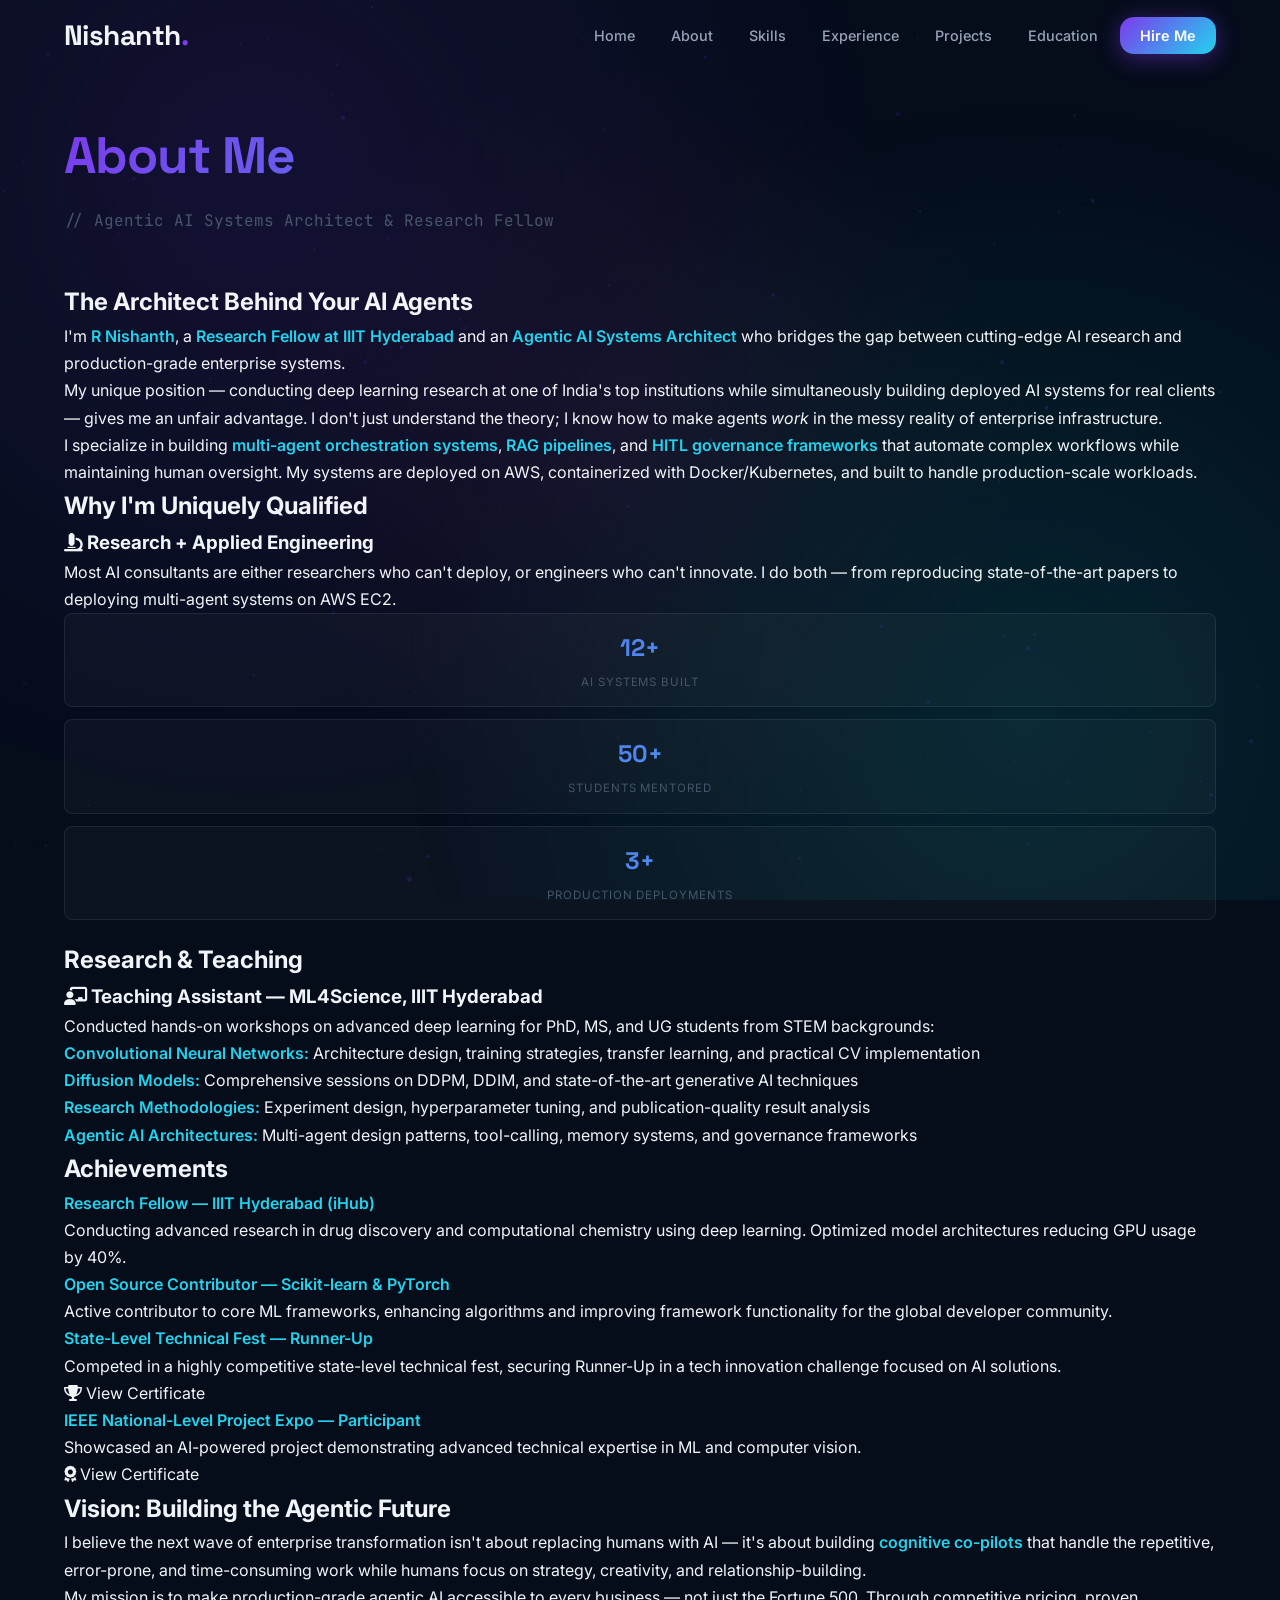
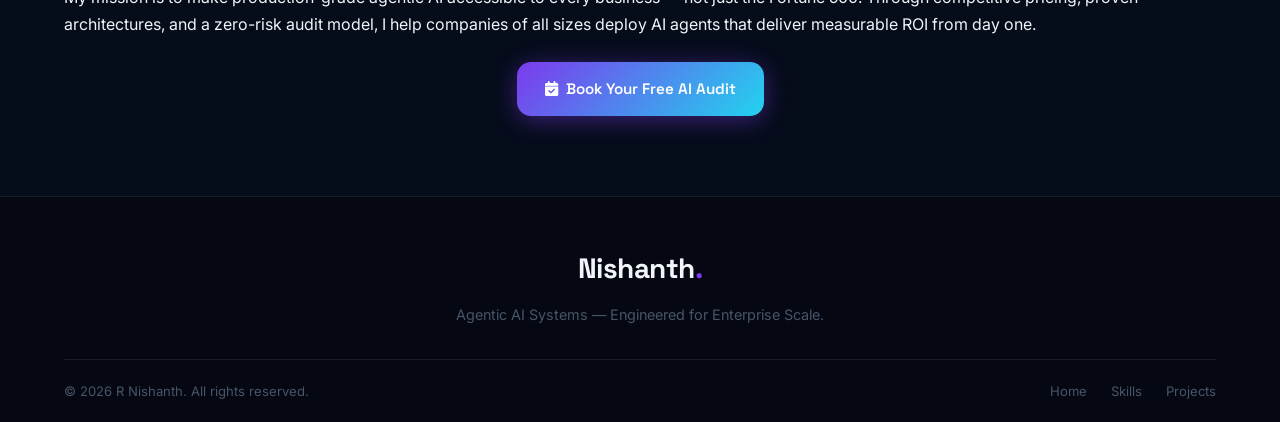
<file: about.html>
<!DOCTYPE html>
<html lang="en">
<head>
    <meta charset="UTF-8">
    <meta name="viewport" content="width=device-width, initial-scale=1.0">
    <title>About | R Nishanth — Agentic AI Systems Architect</title>
  <link rel="icon" type="image/jpeg" href="assets/images/profile_pic.jpeg">
    <meta name="description" content="Research Fellow at IIIT Hyderabad, Agentic AI Systems Architect. Background in deep learning, multi-agent systems, and enterprise AI deployment.">
    <link rel="preconnect" href="https://fonts.googleapis.com">
    <link rel="preconnect" href="https://fonts.gstatic.com" crossorigin>
    <link href="https://fonts.googleapis.com/css2?family=Inter:wght@300;400;500;600;700;800&family=Space+Grotesk:wght@400;500;600;700;800&family=JetBrains+Mono:wght@400;500;600&display=swap" rel="stylesheet">
    <link rel="stylesheet" href="https://cdnjs.cloudflare.com/ajax/libs/font-awesome/6.4.0/css/all.min.css">
    <link rel="stylesheet" href="style.css">
</head>
<body>
    <div class="gradient-bg"></div>
    <canvas id="particles"></canvas>

    <nav id="navbar">
        <div class="container nav-container">
            <a href="index.html" class="nav-logo">Nishanth<span>.</span></a>
            <button id="navToggle" class="nav-toggle" aria-label="Toggle navigation">
                <span class="bar"></span><span class="bar"></span><span class="bar"></span>
            </button>
            <ul id="navLinks" class="nav-links">
                <li><a href="index.html" class="nav-link">Home</a></li>
                <li><a href="about.html" class="nav-link active">About</a></li>
                <li><a href="skills.html" class="nav-link">Skills</a></li>
                <li><a href="experience.html" class="nav-link">Experience</a></li>
                <li><a href="projects.html" class="nav-link">Projects</a></li>
                <li><a href="education.html" class="nav-link">Education</a></li>
                <li><a href="contact.html" class="nav-link nav-cta">Hire Me</a></li>
            </ul>
        </div>
    </nav>

    <main class="subpage-main">
        <div class="container">
            <h1 class="page-title">About Me</h1>
            <p class="page-subtitle">// Agentic AI Systems Architect & Research Fellow</p>

            <div class="content-card reveal">
                <h2>The Architect Behind Your AI Agents</h2>
                <p>
                    I'm <strong>R Nishanth</strong>, a <strong>Research Fellow at IIIT Hyderabad</strong> and an <strong>Agentic AI Systems Architect</strong> who bridges the gap between cutting-edge AI research and production-grade enterprise systems.
                </p>
                <p>
                    My unique position — conducting deep learning research at one of India's top institutions while simultaneously building deployed AI systems for real clients — gives me an unfair advantage. I don't just understand the theory; I know how to make agents <em>work</em> in the messy reality of enterprise infrastructure.
                </p>
                <p>
                    I specialize in building <strong>multi-agent orchestration systems</strong>, <strong>RAG pipelines</strong>, and <strong>HITL governance frameworks</strong> that automate complex workflows while maintaining human oversight. My systems are deployed on AWS, containerized with Docker/Kubernetes, and built to handle production-scale workloads.
                </p>
            </div>

            <div class="content-card reveal">
                <h2>Why I'm Uniquely Qualified</h2>
                <div class="research-box">
                    <h3><i class="fas fa-microscope"></i> Research + Applied Engineering</h3>
                    <p>Most AI consultants are either researchers who can't deploy, or engineers who can't innovate. I do both — from reproducing state-of-the-art papers to deploying multi-agent systems on AWS EC2.</p>
                </div>
                <div class="stats-grid">
                    <div class="stat-box">
                        <div class="number">12+</div>
                        <div class="label">AI Systems Built</div>
                    </div>
                    <div class="stat-box">
                        <div class="number">50+</div>
                        <div class="label">Students Mentored</div>
                    </div>
                    <div class="stat-box">
                        <div class="number">3+</div>
                        <div class="label">Production Deployments</div>
                    </div>
                </div>
            </div>

            <div class="content-card reveal">
                <h2>Research & Teaching</h2>
                <div class="research-box">
                    <h3><i class="fas fa-chalkboard-teacher"></i> Teaching Assistant — ML4Science, IIIT Hyderabad</h3>
                    <p>Conducted hands-on workshops on advanced deep learning for PhD, MS, and UG students from STEM backgrounds:</p>
                </div>
                <ul>
                    <li><strong>Convolutional Neural Networks:</strong> Architecture design, training strategies, transfer learning, and practical CV implementation</li>
                    <li><strong>Diffusion Models:</strong> Comprehensive sessions on DDPM, DDIM, and state-of-the-art generative AI techniques</li>
                    <li><strong>Research Methodologies:</strong> Experiment design, hyperparameter tuning, and publication-quality result analysis</li>
                    <li><strong>Agentic AI Architectures:</strong> Multi-agent design patterns, tool-calling, memory systems, and governance frameworks</li>
                </ul>
            </div>

            <div class="content-card reveal">
                <h2>Achievements</h2>
                <ul>
                    <li>
                        <strong>Research Fellow — IIIT Hyderabad (iHub)</strong>
                        <p>Conducting advanced research in drug discovery and computational chemistry using deep learning. Optimized model architectures reducing GPU usage by 40%.</p>
                    </li>
                    <li>
                        <strong>Open Source Contributor — Scikit-learn & PyTorch</strong>
                        <p>Active contributor to core ML frameworks, enhancing algorithms and improving framework functionality for the global developer community.</p>
                    </li>
                    <li>
                        <strong>State-Level Technical Fest — Runner-Up</strong>
                        <p>Competed in a highly competitive state-level technical fest, securing Runner-Up in a tech innovation challenge focused on AI solutions.</p>
                        <a href="https://drive.google.com/file/d/1yCmhNKsmc594hn-iNIIg-WL2VOstI29C/view?usp=sharing" target="_blank" class="cert-btn"><i class="fas fa-trophy"></i> View Certificate</a>
                    </li>
                    <li>
                        <strong>IEEE National-Level Project Expo — Participant</strong>
                        <p>Showcased an AI-powered project demonstrating advanced technical expertise in ML and computer vision.</p>
                        <a href="https://drive.google.com/file/d/1wcBeC6FtDxv20wkESJ8bFtYzr0_P9P8V/view?usp=sharing" target="_blank" class="cert-btn"><i class="fas fa-award"></i> View Certificate</a>
                    </li>
                </ul>
            </div>

            <div class="content-card reveal">
                <h2>Vision: Building the Agentic Future</h2>
                <p>
                    I believe the next wave of enterprise transformation isn't about replacing humans with AI — it's about building <strong>cognitive co-pilots</strong> that handle the repetitive, error-prone, and time-consuming work while humans focus on strategy, creativity, and relationship-building.
                </p>
                <p>
                    My mission is to make production-grade agentic AI accessible to every business — not just the Fortune 500. Through competitive pricing, proven architectures, and a zero-risk audit model, I help companies of all sizes deploy AI agents that deliver measurable ROI from day one.
                </p>
                <div style="margin-top: 24px; text-align: center;">
                    <a href="index.html#contact" class="btn btn-primary"><i class="fas fa-calendar-check"></i> Book Your Free AI Audit</a>
                </div>
            </div>
        </div>
    </main>

    <footer class="footer">
        <div class="container">
            <div class="footer-top">
                <a href="index.html" class="nav-logo">Nishanth<span>.</span></a>
                <p>Agentic AI Systems — Engineered for Enterprise Scale.</p>
            </div>
            <div class="footer-bottom">
                <p>&copy; 2026 R Nishanth. All rights reserved.</p>
                <div class="footer-links">
                    <a href="index.html">Home</a>
                    <a href="skills.html">Skills</a>
                    <a href="projects.html">Projects</a>
                </div>
            </div>
        </div>
    </footer>

    <button id="backToTop" class="back-to-top" aria-label="Back to top"><i class="fas fa-arrow-up"></i></button>
    <script src="script.js"></script>
</body>
</html>
</file>
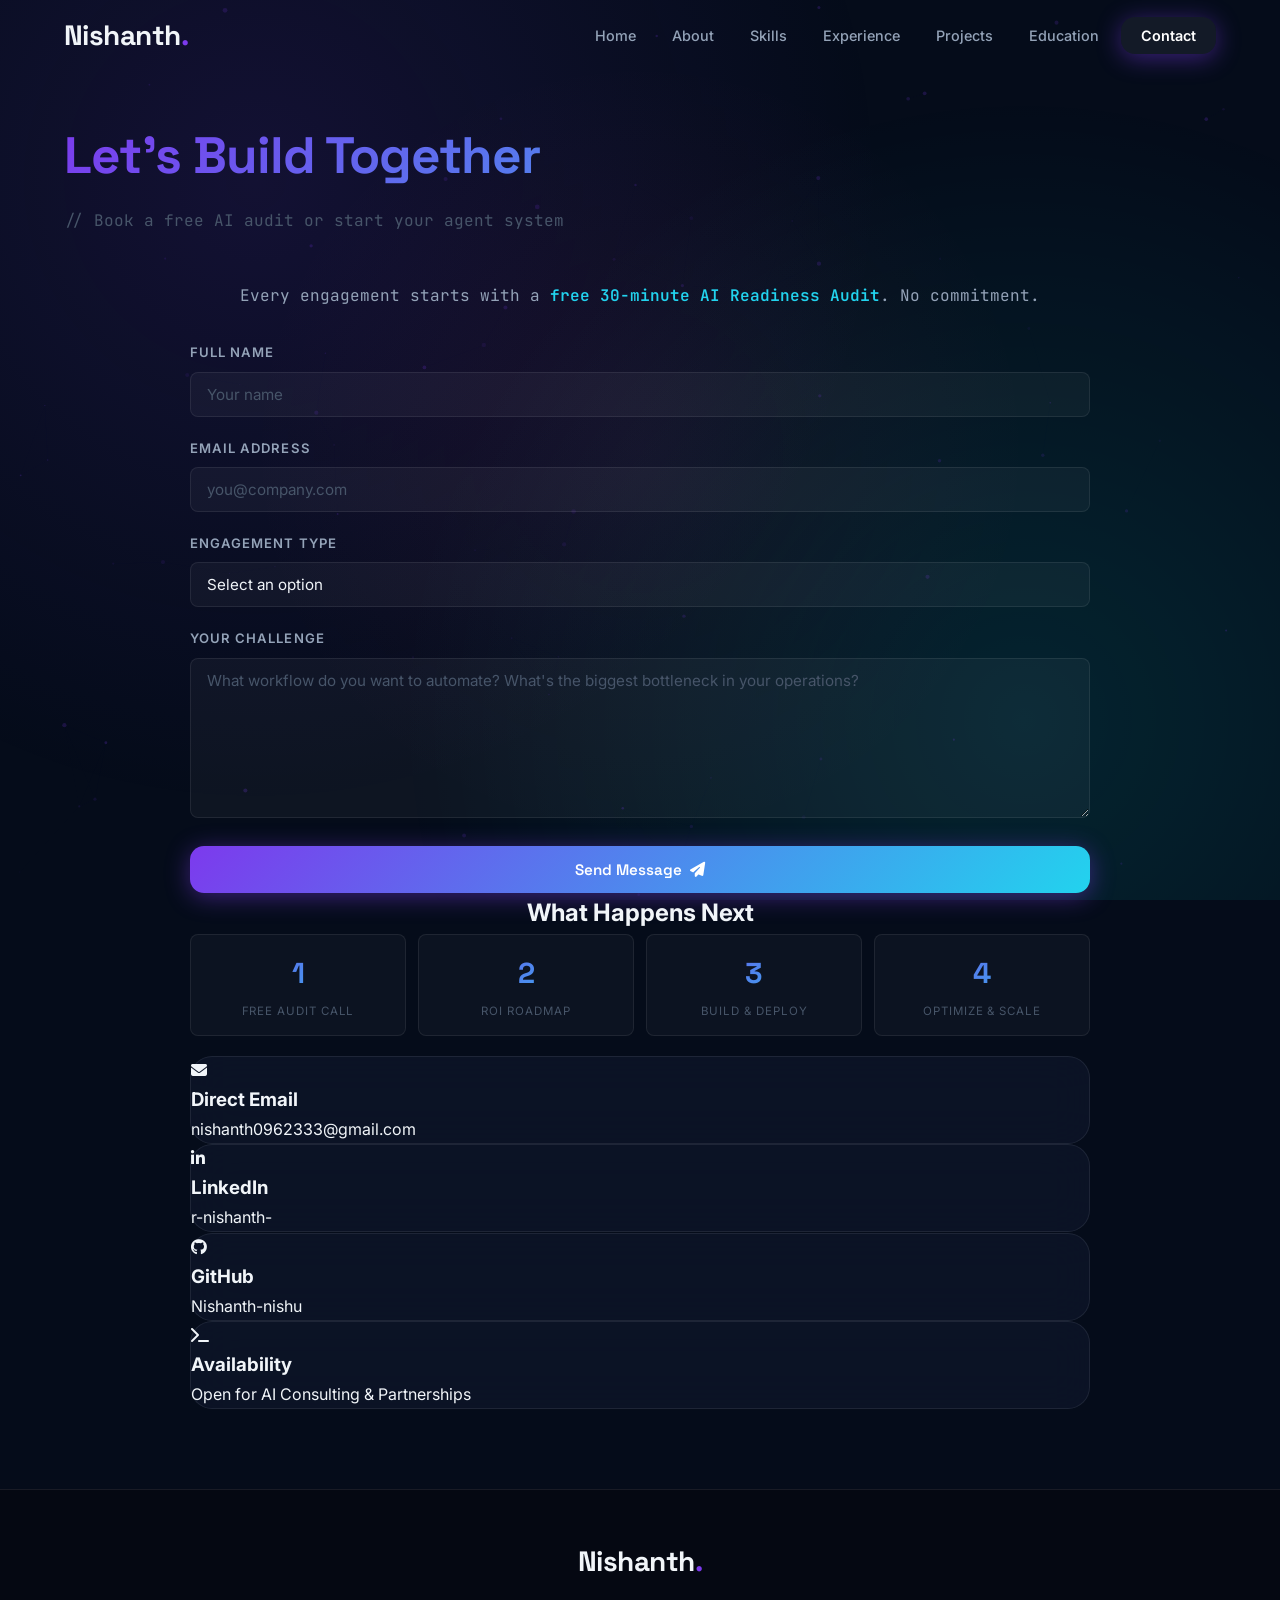
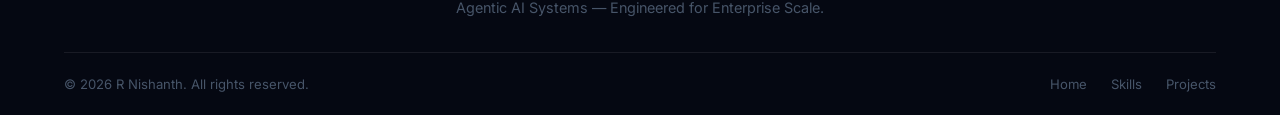
<file: contact.html>
<!DOCTYPE html>
<html lang="en">
<head>
    <meta charset="UTF-8">
    <meta name="viewport" content="width=device-width, initial-scale=1.0">
    <title>Contact | R Nishanth — Agentic AI Systems Architect</title>
  <link rel="icon" type="image/jpeg" href="assets/images/profile_pic.jpeg">
    <meta name="description" content="Book a free AI readiness audit or start building your autonomous AI agent system. Contact R Nishanth for enterprise agentic AI consulting.">
    <link rel="preconnect" href="https://fonts.googleapis.com">
    <link rel="preconnect" href="https://fonts.gstatic.com" crossorigin>
    <link href="https://fonts.googleapis.com/css2?family=Inter:wght@300;400;500;600;700;800&family=Space+Grotesk:wght@400;500;600;700;800&family=JetBrains+Mono:wght@400;500;600&display=swap" rel="stylesheet">
    <link rel="stylesheet" href="https://cdnjs.cloudflare.com/ajax/libs/font-awesome/6.4.0/css/all.min.css">
    <link rel="stylesheet" href="style.css">
</head>
<body>
    <div class="gradient-bg"></div>
    <canvas id="particles"></canvas>

    <nav id="navbar">
        <div class="container nav-container">
            <a href="index.html" class="nav-logo">Nishanth<span>.</span></a>
            <button id="navToggle" class="nav-toggle" aria-label="Toggle navigation">
                <span class="bar"></span><span class="bar"></span><span class="bar"></span>
            </button>
            <ul id="navLinks" class="nav-links">
                <li><a href="index.html" class="nav-link">Home</a></li>
                <li><a href="about.html" class="nav-link">About</a></li>
                <li><a href="skills.html" class="nav-link">Skills</a></li>
                <li><a href="experience.html" class="nav-link">Experience</a></li>
                <li><a href="projects.html" class="nav-link">Projects</a></li>
                <li><a href="education.html" class="nav-link">Education</a></li>
                <li><a href="contact.html" class="nav-link nav-cta active">Contact</a></li>
            </ul>
        </div>
    </nav>

    <main class="subpage-main">
        <div class="container">
            <h1 class="page-title">Let's Build Together</h1>
            <p class="page-subtitle">// Book a free AI audit or start your agent system</p>

            <div class="contact-page-grid">
                <div class="content-card reveal" style="max-width: 900px; margin: 0 auto;">
                    <p style="text-align:center; font-family: var(--font-mono); color: var(--text-secondary); margin-bottom: 32px;">
                        Every engagement starts with a <strong>free 30-minute AI Readiness Audit</strong>. No commitment.
                    </p>
                    <form id="contactForm" action="https://formspree.io/f/mqakorrn" method="POST">
                        <div class="form-grid">
                            <div class="form-group">
                                <label for="name">Full Name</label>
                                <input type="text" id="name" name="name" placeholder="Your name" required>
                                <span id="nameError" class="form-error"></span>
                            </div>
                            <div class="form-group">
                                <label for="email">Email Address</label>
                                <input type="email" id="email" name="email" placeholder="you@company.com" required>
                                <span id="emailError" class="form-error"></span>
                            </div>
                        </div>
                        <div class="form-group">
                            <label for="type">Engagement Type</label>
                            <select id="type" name="type" required>
                                <option value="" disabled selected>Select an option</option>
                                <option value="Free AI Audit">🔍 Free AI Readiness Audit</option>
                                <option value="Starter Build">🚀 Starter Build ($3K–$5K)</option>
                                <option value="Full Partnership">🤝 Full Partnership (Custom)</option>
                                <option value="Multi-Agent System">🤖 Multi-Agent System</option>
                                <option value="RAG Pipeline">🧠 RAG Pipeline</option>
                                <option value="SDE Role">💼 SDE Role / Full-Time</option>
                                <option value="Other">💬 Other / Just Exploring</option>
                            </select>
                            <span id="typeError" class="form-error"></span>
                        </div>
                        <div class="form-group">
                            <label for="message">Your Challenge</label>
                            <textarea id="message" name="message" placeholder="What workflow do you want to automate? What's the biggest bottleneck in your operations?" required style="min-height: 160px;"></textarea>
                            <span id="messageError" class="form-error"></span>
                        </div>
                        <button type="submit" id="submitBtn" class="btn btn-primary w-full">
                            <span class="btn-text">Send Message</span>
                            <i class="fas fa-paper-plane"></i>
                        </button>
                        <div id="formSuccess" class="form-status success" hidden>
                            <i class="fas fa-check-circle"></i> Message received! I'll respond within 24 hours with your custom AI assessment.
                        </div>
                    </form>
                </div>

                <!-- What Happens Next -->
                <div class="content-card reveal" style="max-width: 900px; margin: 0 auto;">
                    <h2 style="text-align: center;">What Happens Next</h2>
                    <div class="stats-grid" style="grid-template-columns: repeat(4, 1fr);">
                        <div class="stat-box">
                            <div class="number" style="font-size: 1.8rem;">1</div>
                            <div class="label">Free Audit Call</div>
                        </div>
                        <div class="stat-box">
                            <div class="number" style="font-size: 1.8rem;">2</div>
                            <div class="label">ROI Roadmap</div>
                        </div>
                        <div class="stat-box">
                            <div class="number" style="font-size: 1.8rem;">3</div>
                            <div class="label">Build & Deploy</div>
                        </div>
                        <div class="stat-box">
                            <div class="number" style="font-size: 1.8rem;">4</div>
                            <div class="label">Optimize & Scale</div>
                        </div>
                    </div>
                </div>

                <div class="contact-methods reveal" style="max-width: 900px; margin: 0 auto;">
                    <div class="method-card glass-card">
                        <div class="method-icon"><i class="fas fa-envelope"></i></div>
                        <h3>Direct Email</h3>
                        <a href="mailto:nishanth0962333@gmail.com">nishanth0962333@gmail.com</a>
                    </div>
                    <div class="method-card glass-card">
                        <div class="method-icon"><i class="fab fa-linkedin-in"></i></div>
                        <h3>LinkedIn</h3>
                        <a href="https://www.linkedin.com/in/r-nishanth-/" target="_blank">r-nishanth-</a>
                    </div>
                    <div class="method-card glass-card">
                        <div class="method-icon"><i class="fab fa-github"></i></div>
                        <h3>GitHub</h3>
                        <a href="https://github.com/Nishanth-nishu" target="_blank">Nishanth-nishu</a>
                    </div>
                    <div class="method-card glass-card">
                        <div class="method-icon"><i class="fas fa-terminal"></i></div>
                        <h3>Availability</h3>
                        <p>Open for AI Consulting & Partnerships</p>
                    </div>
                </div>
            </div>
        </div>
    </main>

    <footer class="footer">
        <div class="container">
            <div class="footer-top">
                <a href="index.html" class="nav-logo">Nishanth<span>.</span></a>
                <p>Agentic AI Systems — Engineered for Enterprise Scale.</p>
            </div>
            <div class="footer-bottom">
                <p>&copy; 2026 R Nishanth. All rights reserved.</p>
                <div class="footer-links">
                    <a href="index.html">Home</a>
                    <a href="skills.html">Skills</a>
                    <a href="projects.html">Projects</a>
                </div>
            </div>
        </div>
    </footer>

    <button id="backToTop" class="back-to-top" aria-label="Back to top"><i class="fas fa-arrow-up"></i></button>
    <script src="script.js"></script>
</body>
</html>
</file>
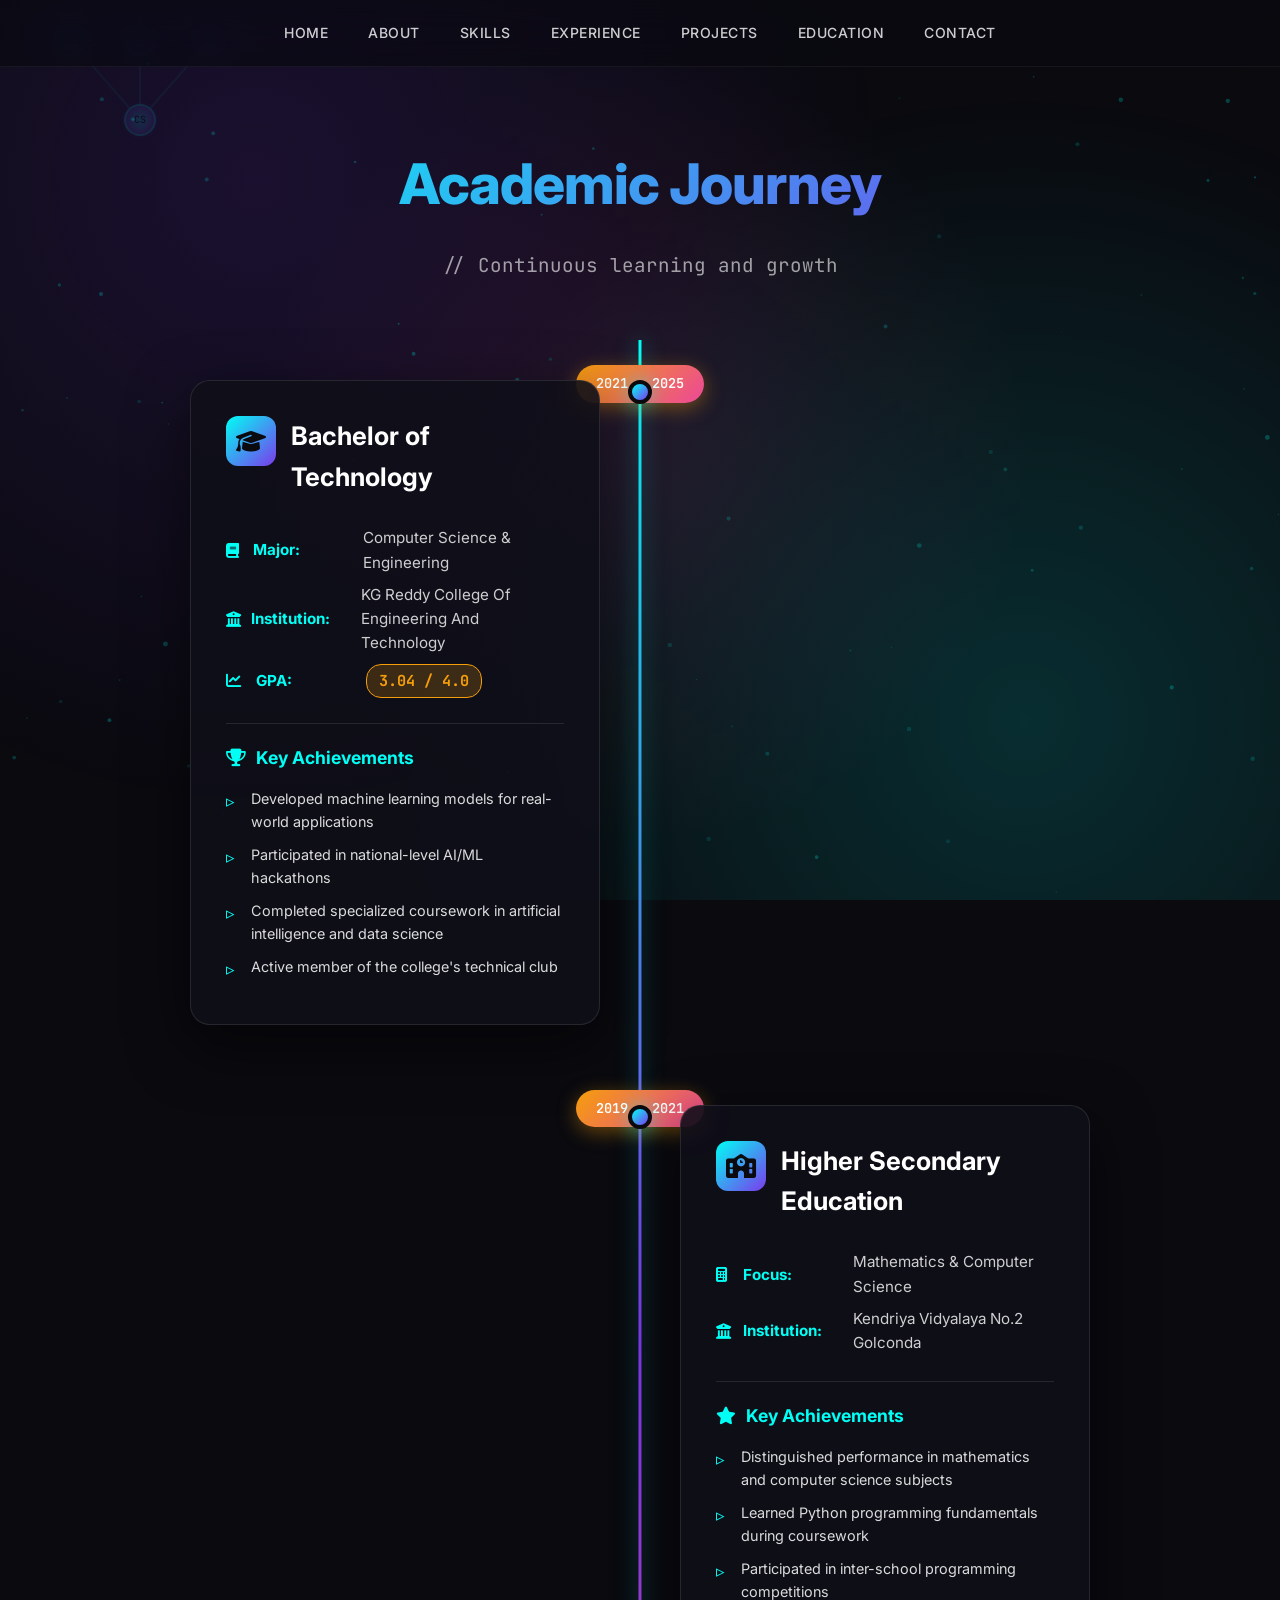
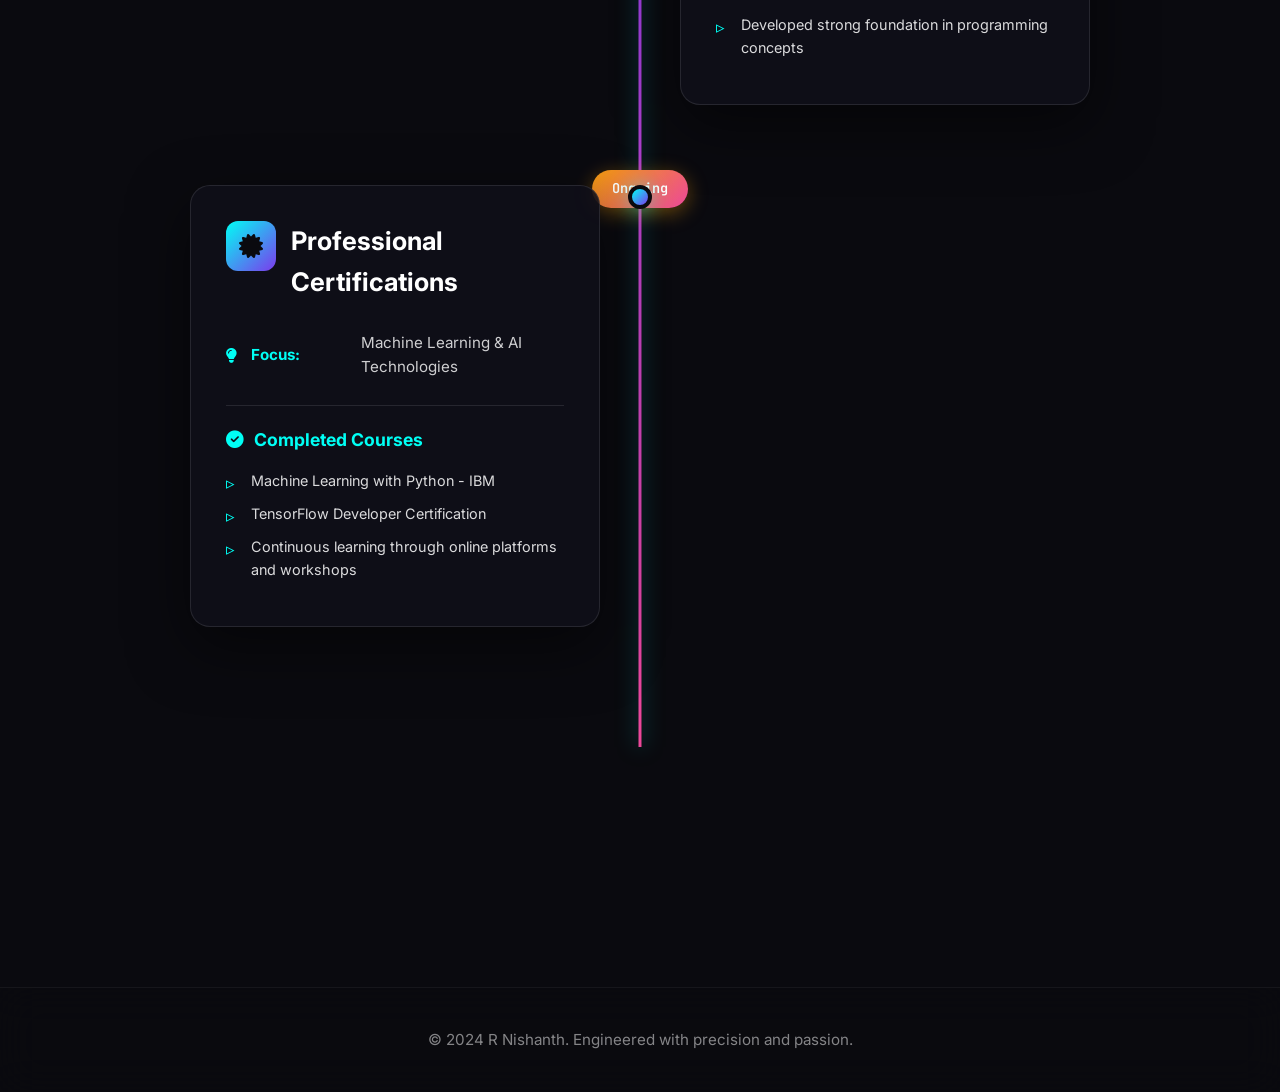
<file: education.html>
<!DOCTYPE html>
<html lang="en">
<head>
    <meta charset="UTF-8">
    <meta name="viewport" content="width=device-width, initial-scale=1.0">
    <title>Education | R Nishanth</title>
  <link rel="icon" type="image/jpeg" href="assets/images/profile_pic.jpeg">
    <link rel="preconnect" href="https://fonts.googleapis.com">
    <link rel="preconnect" href="https://fonts.gstatic.com" crossorigin>
    <link href="https://fonts.googleapis.com/css2?family=Inter:wght@300;400;500;600;700;800;900&family=JetBrains+Mono:wght@400;500;600&display=swap" rel="stylesheet">
    <link rel="stylesheet" href="https://cdnjs.cloudflare.com/ajax/libs/font-awesome/6.4.0/css/all.min.css">
    <style>
        :root {
            --primary: #00fff5;
            --secondary: #7c3aed;
            --accent: #f59e0b;
            --pink: #ec4899;
            --dark: #0a0a0f;
            --card: rgba(15, 15, 25, 0.95);
            --glow: rgba(0, 255, 245, 0.5);
        }
        
        * {
            margin: 0;
            padding: 0;
            box-sizing: border-box;
        }
        
        body {
            font-family: 'Inter', sans-serif;
            background: var(--dark);
            color: white;
            overflow-x: hidden;
            line-height: 1.6;
        }

        /* Animated gradient background */
        .gradient-bg {
            position: fixed;
            top: 0;
            left: 0;
            width: 100%;
            height: 100%;
            z-index: 0;
            background: 
                radial-gradient(circle at 20% 20%, rgba(124, 58, 237, 0.15) 0%, transparent 50%),
                radial-gradient(circle at 80% 80%, rgba(0, 255, 245, 0.15) 0%, transparent 50%),
                radial-gradient(circle at 50% 50%, rgba(236, 72, 153, 0.1) 0%, transparent 50%);
            animation: gradientShift 15s ease infinite;
        }

        @keyframes gradientShift {
            0%, 100% { filter: hue-rotate(0deg); }
            50% { filter: hue-rotate(30deg); }
        }

        /* Particle canvas */
        #particles {
            position: fixed;
            top: 0;
            left: 0;
            width: 100%;
            height: 100%;
            z-index: 1;
            opacity: 0.3;
        }

        /* Learning Visualizations */
        .learning-viz-bg {
            position: fixed;
            z-index: 2;
            pointer-events: none;
            opacity: 0.15;
        }

        .skills-radar {
            position: absolute;
            top: 15%;
            right: 5%;
            width: 300px;
            height: 300px;
        }

        .learning-curve {
            position: absolute;
            bottom: 10%;
            left: 5%;
            width: 320px;
            height: 240px;
        }

        .knowledge-tree {
            position: absolute;
            top: 50%;
            left: 5%;
            transform: translateY(-50%);
            width: 280px;
            height: 320px;
        }

        /* Container */
        .container {
            max-width: 1100px;
            margin: 0 auto;
            padding: 0 40px;
            position: relative;
            z-index: 10;
        }

        /* Header */
        header {
            position: fixed;
            width: 100%;
            top: 0;
            z-index: 1000;
            padding: 20px 0;
            backdrop-filter: blur(20px) saturate(180%);
            background: rgba(10, 10, 15, 0.75);
            border-bottom: 1px solid rgba(255, 255, 255, 0.05);
            transition: all 0.3s ease;
        }

        header.scrolled {
            padding: 15px 0;
            box-shadow: 0 10px 40px rgba(0, 0, 0, 0.5);
        }

        nav ul {
            display: flex;
            justify-content: center;
            list-style: none;
            gap: 40px;
        }

        nav a {
            text-decoration: none;
            color: rgba(255, 255, 255, 0.8);
            font-size: 14px;
            font-weight: 500;
            letter-spacing: 0.5px;
            text-transform: uppercase;
            position: relative;
            transition: color 0.3s ease;
        }

        nav a::before {
            content: '';
            position: absolute;
            bottom: -5px;
            left: 0;
            width: 0;
            height: 2px;
            background: linear-gradient(90deg, var(--primary), var(--secondary));
            transition: width 0.3s ease;
        }

        nav a:hover {
            color: var(--primary);
        }

        nav a:hover::before {
            width: 100%;
        }

        /* Main */
        main {
            padding: 140px 0 100px;
            position: relative;
            z-index: 10;
        }

        /* Page Title */
        .page-title {
            font-size: 3.5em;
            font-weight: 800;
            margin-bottom: 20px;
            text-align: center;
            background: linear-gradient(135deg, var(--primary), var(--secondary));
            -webkit-background-clip: text;
            background-clip: text;
            color: transparent;
            letter-spacing: -1px;
        }

        .page-subtitle {
            text-align: center;
            font-size: 1.2em;
            color: rgba(255, 255, 255, 0.6);
            margin-bottom: 60px;
            font-family: 'JetBrains Mono', monospace;
        }

        /* Timeline */
        .timeline {
            position: relative;
            max-width: 900px;
            margin: 60px auto;
            padding: 40px 0;
        }

        .timeline::before {
            content: '';
            position: absolute;
            left: 50%;
            top: 0;
            bottom: 0;
            width: 3px;
            background: linear-gradient(180deg, var(--primary), var(--secondary), var(--pink));
            transform: translateX(-50%);
            box-shadow: 0 0 20px var(--glow);
        }

        /* Education Item */
        .edu-item {
            display: flex;
            margin-bottom: 80px;
            position: relative;
            opacity: 0;
            animation: fadeInUp 0.8s ease forwards;
        }

        .edu-item:nth-child(1) { animation-delay: 0.1s; }
        .edu-item:nth-child(2) { animation-delay: 0.3s; }
        .edu-item:nth-child(3) { animation-delay: 0.5s; }

        @keyframes fadeInUp {
            from {
                opacity: 0;
                transform: translateY(30px);
            }
            to {
                opacity: 1;
                transform: translateY(0);
            }
        }

        .edu-item:nth-child(odd) {
            flex-direction: row;
        }

        .edu-item:nth-child(even) {
            flex-direction: row-reverse;
        }

        .edu-content {
            width: calc(50% - 40px);
        }

        .edu-card {
            background: rgba(15, 15, 25, 0.9);
            backdrop-filter: blur(20px);
            border: 1px solid rgba(255, 255, 255, 0.1);
            border-radius: 20px;
            padding: 35px;
            box-shadow: 0 20px 60px rgba(0, 0, 0, 0.5);
            transition: all 0.4s ease;
            position: relative;
            overflow: hidden;
        }

        .edu-card::before {
            content: '';
            position: absolute;
            top: 0;
            left: 0;
            right: 0;
            height: 3px;
            background: linear-gradient(90deg, var(--primary), var(--secondary));
            opacity: 0;
            transition: opacity 0.3s ease;
        }

        .edu-card:hover {
            transform: translateY(-8px);
            border-color: rgba(0, 255, 245, 0.4);
            box-shadow: 0 25px 70px rgba(0, 255, 245, 0.3);
        }

        .edu-card:hover::before {
            opacity: 1;
        }

        /* Timeline Dot */
        .edu-dot {
            position: absolute;
            left: 50%;
            transform: translateX(-50%);
            width: 24px;
            height: 24px;
            background: linear-gradient(135deg, var(--primary), var(--secondary));
            border-radius: 50%;
            border: 4px solid var(--dark);
            z-index: 2;
            box-shadow: 0 0 20px var(--glow);
            transition: all 0.3s ease;
        }

        .edu-item:hover .edu-dot {
            transform: translateX(-50%) scale(1.5);
            box-shadow: 0 0 30px var(--glow);
        }

        /* Date Badge */
        .date-badge {
            position: absolute;
            left: 50%;
            transform: translateX(-50%);
            background: linear-gradient(135deg, var(--accent), var(--pink));
            padding: 8px 20px;
            border-radius: 20px;
            font-weight: 600;
            font-size: 0.85em;
            box-shadow: 0 5px 20px rgba(245, 158, 11, 0.4);
            font-family: 'JetBrains Mono', monospace;
            white-space: nowrap;
            margin-top: -15px;
        }

        /* Card Header */
        .edu-header {
            display: flex;
            align-items: flex-start;
            gap: 15px;
            margin-bottom: 20px;
        }

        .edu-icon {
            width: 50px;
            height: 50px;
            background: linear-gradient(135deg, var(--primary), var(--secondary));
            border-radius: 12px;
            display: flex;
            align-items: center;
            justify-content: center;
            font-size: 1.5em;
            color: var(--dark);
            flex-shrink: 0;
        }

        .edu-header-text h2 {
            font-size: 1.6em;
            font-weight: 700;
            color: white;
            margin-bottom: 8px;
        }

        .edu-meta {
            display: flex;
            flex-direction: column;
            gap: 8px;
            margin: 15px 0;
        }

        .edu-meta-item {
            display: flex;
            align-items: center;
            gap: 10px;
            font-size: 0.95em;
            color: rgba(255, 255, 255, 0.8);
        }

        .edu-meta-item i {
            color: var(--primary);
            width: 20px;
        }

        .edu-meta-item strong {
            color: var(--primary);
            min-width: 100px;
        }

        .gpa-highlight {
            display: inline-block;
            background: rgba(245, 158, 11, 0.2);
            border: 1px solid var(--accent);
            padding: 4px 12px;
            border-radius: 15px;
            color: var(--accent);
            font-weight: 700;
            font-family: 'JetBrains Mono', monospace;
        }

        /* Achievements Section */
        .achievements {
            margin-top: 25px;
            padding-top: 20px;
            border-top: 1px solid rgba(255, 255, 255, 0.1);
        }

        .achievements h3 {
            font-size: 1.1em;
            color: var(--primary);
            margin-bottom: 15px;
            display: flex;
            align-items: center;
            gap: 10px;
        }

        .achievements ul {
            list-style: none;
            padding: 0;
        }

        .achievements li {
            margin-bottom: 10px;
            padding-left: 25px;
            position: relative;
            font-size: 0.9em;
            color: rgba(255, 255, 255, 0.85);
            line-height: 1.6;
        }

        .achievements li::before {
            content: '▹';
            position: absolute;
            left: 0;
            color: var(--primary);
            font-size: 1.2em;
        }

        /* Footer */
        footer {
            text-align: center;
            padding: 40px 0;
            margin-top: 80px;
            border-top: 1px solid rgba(255, 255, 255, 0.05);
            background: rgba(10, 10, 15, 0.5);
            backdrop-filter: blur(20px);
            position: relative;
            z-index: 10;
        }

        footer p {
            color: rgba(255, 255, 255, 0.5);
            font-size: 0.95em;
        }

        /* Responsive */
        @media (max-width: 1200px) {
            .learning-viz-bg {
                display: none;
            }
        }

        @media (max-width: 968px) {
            .timeline::before {
                left: 30px;
            }

            .edu-item,
            .edu-item:nth-child(odd),
            .edu-item:nth-child(even) {
                flex-direction: row;
            }

            .edu-content {
                width: calc(100% - 60px);
                margin-left: 60px;
            }

            .edu-dot {
                left: 30px;
            }

            .date-badge {
                left: 30px;
            }
        }

        @media (max-width: 768px) {
            .container {
                padding: 0 20px;
            }

            nav ul {
                gap: 20px;
                flex-wrap: wrap;
            }

            nav a {
                font-size: 12px;
            }

            .page-title {
                font-size: 2.5em;
            }

            .edu-card {
                padding: 25px;
            }

            .edu-header {
                flex-direction: column;
            }
        }
    </style>
</head>
<body>
    <div class="gradient-bg"></div>
    <canvas id="particles"></canvas>

    <!-- Learning Visualizations -->
    <div class="learning-viz-bg">
        <canvas id="skillsRadar" class="skills-radar"></canvas>
        <canvas id="learningCurve" class="learning-curve"></canvas>
        <canvas id="knowledgeTree" class="knowledge-tree"></canvas>
    </div>

    <header id="header">
        <nav class="container">
            <ul>
                <li><a href="index.html">Home</a></li>
                <li><a href="about.html">About</a></li>
                <li><a href="skills.html">Skills</a></li>
                <li><a href="experience.html">Experience</a></li>
                <li><a href="projects.html">Projects</a></li>
                <li><a href="education.html">Education</a></li>
                <li><a href="contact.html">Contact</a></li>
            </ul>
        </nav>
    </header>

    <main>
        <div class="container">
            <h1 class="page-title">Academic Journey</h1>
            <p class="page-subtitle">// Continuous learning and growth</p>

            <div class="timeline">
                <!-- Bachelor's Degree -->
                <div class="edu-item">
                    <div class="edu-content">
                        <div class="date-badge">2021 - 2025</div>
                        <div class="edu-card">
                            <div class="edu-header">
                                <div class="edu-icon">
                                    <i class="fas fa-graduation-cap"></i>
                                </div>
                                <div class="edu-header-text">
                                    <h2>Bachelor of Technology</h2>
                                </div>
                            </div>

                            <div class="edu-meta">
                                <div class="edu-meta-item">
                                    <i class="fas fa-book"></i>
                                    <strong>Major:</strong> Computer Science & Engineering
                                </div>
                                <div class="edu-meta-item">
                                    <i class="fas fa-university"></i>
                                    <strong>Institution:</strong> KG Reddy College Of Engineering And Technology
                                </div>
                                <div class="edu-meta-item">
                                    <i class="fas fa-chart-line"></i>
                                    <strong>GPA:</strong> <span class="gpa-highlight">3.04 / 4.0</span>
                                </div>
                            </div>

                            <div class="achievements">
                                <h3>
                                    <i class="fas fa-trophy"></i>
                                    Key Achievements
                                </h3>
                                <ul>
                                    <li>Developed machine learning models for real-world applications</li>
                                    <li>Participated in national-level AI/ML hackathons</li>
                                    <li>Completed specialized coursework in artificial intelligence and data science</li>
                                    <li>Active member of the college's technical club</li>
                                </ul>
                            </div>
                        </div>
                    </div>
                    <div class="edu-dot"></div>
                </div>

                <!-- Higher Secondary -->
                <div class="edu-item">
                    <div class="edu-content">
                        <div class="date-badge">2019 - 2021</div>
                        <div class="edu-card">
                            <div class="edu-header">
                                <div class="edu-icon">
                                    <i class="fas fa-school"></i>
                                </div>
                                <div class="edu-header-text">
                                    <h2>Higher Secondary Education</h2>
                                </div>
                            </div>

                            <div class="edu-meta">
                                <div class="edu-meta-item">
                                    <i class="fas fa-calculator"></i>
                                    <strong>Focus:</strong> Mathematics & Computer Science
                                </div>
                                <div class="edu-meta-item">
                                    <i class="fas fa-university"></i>
                                    <strong>Institution:</strong> Kendriya Vidyalaya No.2 Golconda
                                </div>
                            </div>

                            <div class="achievements">
                                <h3>
                                    <i class="fas fa-star"></i>
                                    Key Achievements
                                </h3>
                                <ul>
                                    <li>Distinguished performance in mathematics and computer science subjects</li>
                                    <li>Learned Python programming fundamentals during coursework</li>
                                    <li>Participated in inter-school programming competitions</li>
                                    <li>Developed strong foundation in programming concepts</li>
                                </ul>
                            </div>
                        </div>
                    </div>
                    <div class="edu-dot"></div>
                </div>

                <!-- Certifications -->
                <div class="edu-item">
                    <div class="edu-content">
                        <div class="date-badge">Ongoing</div>
                        <div class="edu-card">
                            <div class="edu-header">
                                <div class="edu-icon">
                                    <i class="fas fa-certificate"></i>
                                </div>
                                <div class="edu-header-text">
                                    <h2>Professional Certifications</h2>
                                </div>
                            </div>

                            <div class="edu-meta">
                                <div class="edu-meta-item">
                                    <i class="fas fa-lightbulb"></i>
                                    <strong>Focus:</strong> Machine Learning & AI Technologies
                                </div>
                            </div>

                            <div class="achievements">
                                <h3>
                                    <i class="fas fa-check-circle"></i>
                                    Completed Courses
                                </h3>
                                <ul>
                                    <li>Machine Learning with Python - IBM</li>
                                    <li>TensorFlow Developer Certification</li>
                                    <li>Continuous learning through online platforms and workshops</li>
                                </ul>
                            </div>
                        </div>
                    </div>
                    <div class="edu-dot"></div>
                </div>
            </div>
        </div>
    </main>

    <footer>
        <div class="container">
            <p>&copy; 2024 R Nishanth. Engineered with precision and passion.</p>
        </div>
    </footer>

    <script>
        // Particle System
        const canvas = document.getElementById('particles');
        const ctx = canvas.getContext('2d');
        canvas.width = window.innerWidth;
        canvas.height = window.innerHeight;

        const particles = [];
        const particleCount = 80;

        class Particle {
            constructor() {
                this.x = Math.random() * canvas.width;
                this.y = Math.random() * canvas.height;
                this.vx = (Math.random() - 0.5) * 0.4;
                this.vy = (Math.random() - 0.5) * 0.4;
                this.radius = Math.random() * 2 + 0.5;
                this.opacity = Math.random() * 0.5 + 0.3;
            }

            update() {
                this.x += this.vx;
                this.y += this.vy;
                if (this.x < 0 || this.x > canvas.width) this.vx *= -1;
                if (this.y < 0 || this.y > canvas.height) this.vy *= -1;
            }

            draw() {
                ctx.beginPath();
                ctx.arc(this.x, this.y, this.radius, 0, Math.PI * 2);
                ctx.fillStyle = `rgba(0, 255, 245, ${this.opacity})`;
                ctx.fill();
            }
        }

        for (let i = 0; i < particleCount; i++) {
            particles.push(new Particle());
        }

        function animateParticles() {
            ctx.clearRect(0, 0, canvas.width, canvas.height);
            
            particles.forEach(particle => {
                particle.update();
                particle.draw();
            });

            for (let i = 0; i < particles.length; i++) {
                for (let j = i + 1; j < particles.length; j++) {
                    const dx = particles[i].x - particles[j].x;
                    const dy = particles[i].y - particles[j].y;
                    const dist = Math.sqrt(dx * dx + dy * dy);

                    if (dist < 120) {
                        ctx.beginPath();
                        ctx.moveTo(particles[i].x, particles[i].y);
                        ctx.lineTo(particles[j].x, particles[j].y);
                        ctx.strokeStyle = `rgba(0, 255, 245, ${0.15 * (1 - dist / 120)})`;
                        ctx.lineWidth = 0.5;
                        ctx.stroke();
                    }
                }
            }

            requestAnimationFrame(animateParticles);
        }

        animateParticles();

        // Skills Radar Chart
        const radarCanvas = document.getElementById('skillsRadar');
        const radarCtx = radarCanvas.getContext('2d');
        radarCanvas.width = 300;
        radarCanvas.height = 300;

        const skills = [
            { name: 'ML', value: 0.9 },
            { name: 'DL', value: 0.85 },
            { name: 'Python', value: 0.95 },
            { name: 'Math', value: 0.8 },
            { name: 'Research', value: 0.75 },
            { name: 'CV', value: 0.82 }
        ];

        let radarRotation = 0;

        function drawSkillsRadar() {
            const centerX = radarCanvas.width / 2;
            const centerY = radarCanvas.height / 2;
            const maxRadius = 120;
            const numPoints = skills.length;

            radarCtx.clearRect(0, 0, radarCanvas.width, radarCanvas.height);

            // Title
            radarCtx.fillStyle = 'rgba(255, 255, 255, 0.7)';
            radarCtx.font = '12px JetBrains Mono';
            radarCtx.textAlign = 'center';
            radarCtx.fillText('Skills Proficiency', centerX, 20);

            // Draw grid circles
            radarCtx.strokeStyle = 'rgba(255, 255, 255, 0.1)';
            radarCtx.lineWidth = 1;
            for (let i = 1; i <= 5; i++) {
                radarCtx.beginPath();
                radarCtx.arc(centerX, centerY, (maxRadius / 5) * i, 0, Math.PI * 2);
                radarCtx.stroke();
            }

            // Draw axes
            radarCtx.strokeStyle = 'rgba(255, 255, 255, 0.15)';
            radarCtx.lineWidth = 1;
            for (let i = 0; i < numPoints; i++) {
                const angle = (Math.PI * 2 / numPoints) * i - Math.PI / 2;
                radarCtx.beginPath();
                radarCtx.moveTo(centerX, centerY);
                radarCtx.lineTo(
                    centerX + Math.cos(angle) * maxRadius,
                    centerY + Math.sin(angle) * maxRadius
                );
                radarCtx.stroke();
            }

            // Draw skill polygon
            const gradient = radarCtx.createRadialGradient(centerX, centerY, 0, centerX, centerY, maxRadius);
            gradient.addColorStop(0, 'rgba(0, 255, 245, 0.4)');
            gradient.addColorStop(1, 'rgba(124, 58, 237, 0.2)');
            
            radarCtx.fillStyle = gradient;
            radarCtx.strokeStyle = 'rgba(0, 255, 245, 0.8)';
            radarCtx.lineWidth = 2;
            radarCtx.shadowBlur = 15;
            radarCtx.shadowColor = 'rgba(0, 255, 245, 0.5)';

            radarCtx.beginPath();
            skills.forEach((skill, i) => {
                const angle = (Math.PI * 2 / numPoints) * i - Math.PI / 2 + radarRotation;
                const radius = skill.value * maxRadius;
                const x = centerX + Math.cos(angle) * radius;
                const y = centerY + Math.sin(angle) * radius;
                
                if (i === 0) {
                    radarCtx.moveTo(x, y);
                } else {
                    radarCtx.lineTo(x, y);
                }
            });
            radarCtx.closePath();
            radarCtx.fill();
            radarCtx.stroke();
            radarCtx.shadowBlur = 0;

            // Draw skill labels
            radarCtx.fillStyle = 'rgba(255, 255, 255, 0.8)';
            radarCtx.font = 'bold 10px JetBrains Mono';
            skills.forEach((skill, i) => {
                const angle = (Math.PI * 2 / numPoints) * i - Math.PI / 2;
                const labelRadius = maxRadius + 25;
                const x = centerX + Math.cos(angle) * labelRadius;
                const y = centerY + Math.sin(angle) * labelRadius;
                
                radarCtx.textAlign = 'center';
                radarCtx.textBaseline = 'middle';
                radarCtx.fillText(skill.name, x, y);
            });

            radarRotation += 0.002;
            requestAnimationFrame(drawSkillsRadar);
        }

        drawSkillsRadar();

        // Learning Curve Progress
        const learningCanvas = document.getElementById('learningCurve');
        const learningCtx = learningCanvas.getContext('2d');
        learningCanvas.width = 320;
        learningCanvas.height = 240;

        const learningData = [
            { year: '2019', level: 20 },
            { year: '2020', level: 35 },
            { year: '2021', level: 50 },
            { year: '2022', level: 70 },
            { year: '2023', level: 85 },
            { year: '2024', level: 95 },
            { year: '2025', level: 100 }
        ];

        let learningProgress = 0;

        function drawLearningCurve() {
            const padding = 40;
            const width = learningCanvas.width - padding * 2;
            const height = learningCanvas.height - padding * 2;

            learningCtx.clearRect(0, 0, learningCanvas.width, learningCanvas.height);

            // Title
            learningCtx.fillStyle = 'rgba(255, 255, 255, 0.7)';
            learningCtx.font = '11px JetBrains Mono';
            learningCtx.textAlign = 'center';
            learningCtx.fillText('Learning Progress Over Time', learningCanvas.width / 2, 15);

            // Axes
            learningCtx.strokeStyle = 'rgba(255, 255, 255, 0.2)';
            learningCtx.lineWidth = 1;
            learningCtx.beginPath();
            learningCtx.moveTo(padding, padding);
            learningCtx.lineTo(padding, learningCanvas.height - padding);
            learningCtx.lineTo(learningCanvas.width - padding, learningCanvas.height - padding);
            learningCtx.stroke();

            // Grid
            learningCtx.strokeStyle = 'rgba(255, 255, 255, 0.05)';
            for (let i = 0; i <= 4; i++) {
                const y = padding + (i / 4) * height;
                learningCtx.beginPath();
                learningCtx.moveTo(padding, y);
                learningCtx.lineTo(learningCanvas.width - padding, y);
                learningCtx.stroke();
            }

            // Draw curve
            const visiblePoints = Math.floor((learningProgress / 100) * learningData.length);
            
            if (visiblePoints > 0) {
                learningCtx.strokeStyle = 'rgba(0, 255, 245, 0.9)';
                learningCtx.lineWidth = 3;
                learningCtx.shadowBlur = 10;
                learningCtx.shadowColor = 'rgba(0, 255, 245, 0.5)';
                learningCtx.beginPath();

                for (let i = 0; i <= visiblePoints && i < learningData.length; i++) {
                    const x = padding + (i / (learningData.length - 1)) * width;
                    const y = learningCanvas.height - padding - (learningData[i].level / 100) * height;
                    
                    if (i === 0) {
                        learningCtx.moveTo(x, y);
                    } else {
                        learningCtx.lineTo(x, y);
                    }
                }
                learningCtx.stroke();
                learningCtx.shadowBlur = 0;

                // Draw points
                for (let i = 0; i <= visiblePoints && i < learningData.length; i++) {
                    const x = padding + (i / (learningData.length - 1)) * width;
                    const y = learningCanvas.height - padding - (learningData[i].level / 100) * height;
                    
                    learningCtx.beginPath();
                    learningCtx.arc(x, y, 4, 0, Math.PI * 2);
                    learningCtx.fillStyle = 'rgba(0, 255, 245, 0.9)';
                    learningCtx.fill();
                    
                    // Year labels
                    learningCtx.fillStyle = 'rgba(255, 255, 255, 0.6)';
                    learningCtx.font = '9px JetBrains Mono';
                    learningCtx.textAlign = 'center';
                    learningCtx.fillText(learningData[i].year, x, learningCanvas.height - padding + 15);
                }
            }

            learningProgress = (learningProgress + 0.5) % 110;
            
            setTimeout(() => requestAnimationFrame(drawLearningCurve), 30);
        }

        drawLearningCurve();

        // Knowledge Tree Visualization
        const treeCanvas = document.getElementById('knowledgeTree');
        const treeCtx = treeCanvas.getContext('2d');
        treeCanvas.width = 280;
        treeCanvas.height = 320;

        class TreeNode {
            constructor(x, y, level, label) {
                this.x = x;
                this.y = y;
                this.level = level;
                this.label = label;
                this.children = [];
                this.pulse = Math.random() * Math.PI * 2;
            }
        }

        const rootNode = new TreeNode(140, 280, 0, 'CS');
        const ml = new TreeNode(70, 200, 1, 'ML');
        const algo = new TreeNode(140, 200, 1, 'Algo');
        const web = new TreeNode(210, 200, 1, 'Web');

        const dl = new TreeNode(40, 120, 2, 'DL');
        const cv = new TreeNode(100, 120, 2, 'CV');
        const nlp = new TreeNode(140, 120, 2, 'NLP');

        rootNode.children = [ml, algo, web];
        ml.children = [dl, cv];
        algo.children = [nlp];

        const allNodes = [rootNode, ml, algo, web, dl, cv, nlp];

        function drawKnowledgeTree() {
            treeCtx.clearRect(0, 0, treeCanvas.width, treeCanvas.height);

            // Title
            treeCtx.fillStyle = 'rgba(255, 255, 255, 0.7)';
            treeCtx.font = '11px JetBrains Mono';
            treeCtx.textAlign = 'center';
            treeCtx.fillText('Knowledge Tree', treeCanvas.width / 2, 15);

            // Draw connections
            function drawConnections(node) {
                node.children.forEach(child => {
                    treeCtx.strokeStyle = 'rgba(0, 255, 245, 0.3)';
                    treeCtx.lineWidth = 2;
                    treeCtx.beginPath();
                    treeCtx.moveTo(node.x, node.y);
                    treeCtx.lineTo(child.x, child.y);
                    treeCtx.stroke();
                    
                    drawConnections(child);
                });
            }

            drawConnections(rootNode);

            // Draw nodes
            allNodes.forEach(node => {
                const pulseSize = 2 + Math.sin(node.pulse) * 1;
                node.pulse += 0.05;

                // Glow
                const gradient = treeCtx.createRadialGradient(node.x, node.y, 0, node.x, node.y, 20 + pulseSize);
                gradient.addColorStop(0, 'rgba(0, 255, 245, 0.6)');
                gradient.addColorStop(1, 'rgba(124, 58, 237, 0)');
                
                treeCtx.fillStyle = gradient;
                treeCtx.beginPath();
                treeCtx.arc(node.x, node.y, 20 + pulseSize, 0, Math.PI * 2);
                treeCtx.fill();

                // Node circle
                const nodeGradient = treeCtx.createRadialGradient(node.x, node.y, 0, node.x, node.y, 15);
                nodeGradient.addColorStop(0, 'rgba(0, 255, 245, 0.9)');
                nodeGradient.addColorStop(1, 'rgba(124, 58, 237, 0.7)');
                
                treeCtx.fillStyle = nodeGradient;
                treeCtx.beginPath();
                treeCtx.arc(node.x, node.y, 15, 0, Math.PI * 2);
                treeCtx.fill();

                treeCtx.strokeStyle = 'rgba(0, 255, 245, 0.8)';
                treeCtx.lineWidth = 2;
                treeCtx.stroke();

                // Label
                treeCtx.fillStyle = 'rgba(10, 10, 15, 0.9)';
                treeCtx.font = 'bold 10px JetBrains Mono';
                treeCtx.textAlign = 'center';
                treeCtx.textBaseline = 'middle';
                treeCtx.fillText(node.label, node.x, node.y);
            });

            requestAnimationFrame(drawKnowledgeTree);
        }

        drawKnowledgeTree();

        // Header scroll effect
        const header = document.getElementById('header');
        window.addEventListener('scroll', () => {
            if (window.scrollY > 50) {
                header.classList.add('scrolled');
            } else {
                header.classList.remove('scrolled');
            }
        });

        // Resize
        window.addEventListener('resize', () => {
            canvas.width = window.innerWidth;
            canvas.height = window.innerHeight;
        });
    </script>
</body>
</html>
</file>
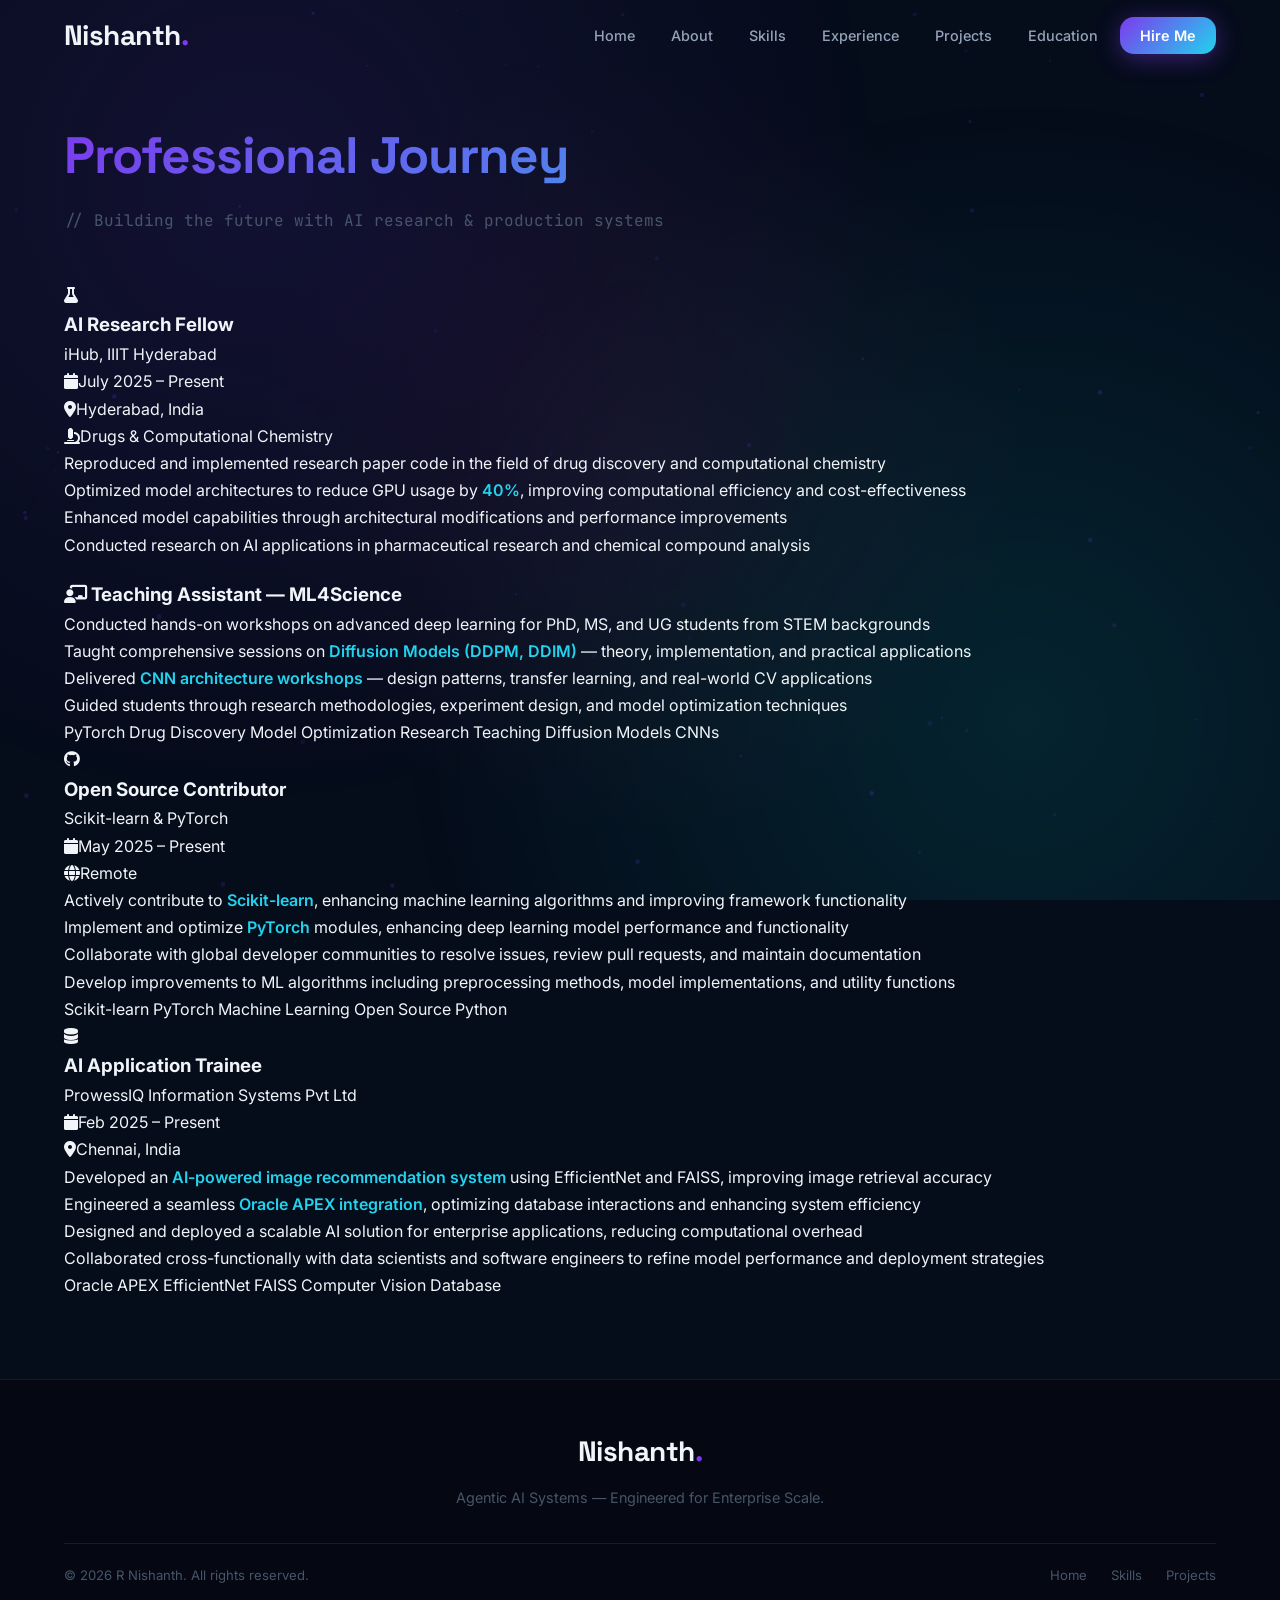
<file: experience.html>
<!DOCTYPE html>
<html lang="en">
<head>
    <meta charset="UTF-8">
    <meta name="viewport" content="width=device-width, initial-scale=1.0">
    <title>Experience | R Nishanth — Agentic AI Systems Architect</title>
  <link rel="icon" type="image/jpeg" href="assets/images/profile_pic.jpeg">
    <meta name="description" content="Professional journey from research fellow at IIIT Hyderabad to building production AI agent systems. Open source contributor to Scikit-learn & PyTorch.">
    <link rel="preconnect" href="https://fonts.googleapis.com">
    <link rel="preconnect" href="https://fonts.gstatic.com" crossorigin>
    <link href="https://fonts.googleapis.com/css2?family=Inter:wght@300;400;500;600;700;800&family=Space+Grotesk:wght@400;500;600;700;800&family=JetBrains+Mono:wght@400;500;600&display=swap" rel="stylesheet">
    <link rel="stylesheet" href="https://cdnjs.cloudflare.com/ajax/libs/font-awesome/6.4.0/css/all.min.css">
    <link rel="stylesheet" href="style.css">
</head>
<body>
    <div class="gradient-bg"></div>
    <canvas id="particles"></canvas>

    <nav id="navbar">
        <div class="container nav-container">
            <a href="index.html" class="nav-logo">Nishanth<span>.</span></a>
            <button id="navToggle" class="nav-toggle" aria-label="Toggle navigation">
                <span class="bar"></span><span class="bar"></span><span class="bar"></span>
            </button>
            <ul id="navLinks" class="nav-links">
                <li><a href="index.html" class="nav-link">Home</a></li>
                <li><a href="about.html" class="nav-link">About</a></li>
                <li><a href="skills.html" class="nav-link">Skills</a></li>
                <li><a href="experience.html" class="nav-link active">Experience</a></li>
                <li><a href="projects.html" class="nav-link">Projects</a></li>
                <li><a href="education.html" class="nav-link">Education</a></li>
                <li><a href="contact.html" class="nav-link nav-cta">Hire Me</a></li>
            </ul>
        </div>
    </nav>

    <main class="subpage-main">
        <div class="container">
            <h1 class="page-title">Professional Journey</h1>
            <p class="page-subtitle">// Building the future with AI research & production systems</p>

            <div class="timeline">
                <!-- Experience 1: IIIT Hyderabad -->
                <div class="exp-item reveal">
                    <div class="exp-content">
                        <div class="exp-card content-card" style="margin-bottom:0;">
                            <div class="exp-header">
                                <div class="exp-icon"><i class="fas fa-flask"></i></div>
                                <div class="exp-header-text">
                                    <h3>AI Research Fellow</h3>
                                    <div class="exp-company">iHub, IIIT Hyderabad</div>
                                </div>
                            </div>
                            <div class="exp-meta">
                                <div class="exp-meta-item"><i class="fas fa-calendar"></i><span>July 2025 – Present</span></div>
                                <div class="exp-meta-item"><i class="fas fa-map-marker-alt"></i><span>Hyderabad, India</span></div>
                                <div class="exp-meta-item"><i class="fas fa-microscope"></i><span>Drugs & Computational Chemistry</span></div>
                            </div>
                            <ul>
                                <li>Reproduced and implemented research paper code in the field of drug discovery and computational chemistry</li>
                                <li>Optimized model architectures to reduce GPU usage by <strong>40%</strong>, improving computational efficiency and cost-effectiveness</li>
                                <li>Enhanced model capabilities through architectural modifications and performance improvements</li>
                                <li>Conducted research on AI applications in pharmaceutical research and chemical compound analysis</li>
                            </ul>
                            <div class="research-box" style="margin-top:20px;">
                                <h3><i class="fas fa-chalkboard-teacher"></i> Teaching Assistant — ML4Science</h3>
                                <ul>
                                    <li>Conducted hands-on workshops on advanced deep learning for PhD, MS, and UG students from STEM backgrounds</li>
                                    <li>Taught comprehensive sessions on <strong>Diffusion Models (DDPM, DDIM)</strong> — theory, implementation, and practical applications</li>
                                    <li>Delivered <strong>CNN architecture workshops</strong> — design patterns, transfer learning, and real-world CV applications</li>
                                    <li>Guided students through research methodologies, experiment design, and model optimization techniques</li>
                                </ul>
                            </div>
                            <div class="exp-tags">
                                <span class="tag">PyTorch</span>
                                <span class="tag">Drug Discovery</span>
                                <span class="tag">Model Optimization</span>
                                <span class="tag">Research</span>
                                <span class="tag">Teaching</span>
                                <span class="tag">Diffusion Models</span>
                                <span class="tag">CNNs</span>
                            </div>
                        </div>
                    </div>
                    <div class="exp-dot"></div>
                </div>

                <!-- Experience 2: Open Source -->
                <div class="exp-item reveal">
                    <div class="exp-content">
                        <div class="exp-card content-card" style="margin-bottom:0;">
                            <div class="exp-header">
                                <div class="exp-icon"><i class="fab fa-github"></i></div>
                                <div class="exp-header-text">
                                    <h3>Open Source Contributor</h3>
                                    <div class="exp-company">Scikit-learn & PyTorch</div>
                                </div>
                            </div>
                            <div class="exp-meta">
                                <div class="exp-meta-item"><i class="fas fa-calendar"></i><span>May 2025 – Present</span></div>
                                <div class="exp-meta-item"><i class="fas fa-globe"></i><span>Remote</span></div>
                            </div>
                            <ul>
                                <li>Actively contribute to <strong>Scikit-learn</strong>, enhancing machine learning algorithms and improving framework functionality</li>
                                <li>Implement and optimize <strong>PyTorch</strong> modules, enhancing deep learning model performance and functionality</li>
                                <li>Collaborate with global developer communities to resolve issues, review pull requests, and maintain documentation</li>
                                <li>Develop improvements to ML algorithms including preprocessing methods, model implementations, and utility functions</li>
                            </ul>
                            <div class="exp-tags">
                                <span class="tag">Scikit-learn</span>
                                <span class="tag">PyTorch</span>
                                <span class="tag">Machine Learning</span>
                                <span class="tag">Open Source</span>
                                <span class="tag">Python</span>
                            </div>
                        </div>
                    </div>
                    <div class="exp-dot"></div>
                </div>

                <!-- Experience 3: ProwessIQ -->
                <div class="exp-item reveal">
                    <div class="exp-content">
                        <div class="exp-card content-card" style="margin-bottom:0;">
                            <div class="exp-header">
                                <div class="exp-icon"><i class="fas fa-database"></i></div>
                                <div class="exp-header-text">
                                    <h3>AI Application Trainee</h3>
                                    <div class="exp-company">ProwessIQ Information Systems Pvt Ltd</div>
                                </div>
                            </div>
                            <div class="exp-meta">
                                <div class="exp-meta-item"><i class="fas fa-calendar"></i><span>Feb 2025 – Present</span></div>
                                <div class="exp-meta-item"><i class="fas fa-map-marker-alt"></i><span>Chennai, India</span></div>
                            </div>
                            <ul>
                                <li>Developed an <strong>AI-powered image recommendation system</strong> using EfficientNet and FAISS, improving image retrieval accuracy</li>
                                <li>Engineered a seamless <strong>Oracle APEX integration</strong>, optimizing database interactions and enhancing system efficiency</li>
                                <li>Designed and deployed a scalable AI solution for enterprise applications, reducing computational overhead</li>
                                <li>Collaborated cross-functionally with data scientists and software engineers to refine model performance and deployment strategies</li>
                            </ul>
                            <div class="exp-tags">
                                <span class="tag">Oracle APEX</span>
                                <span class="tag">EfficientNet</span>
                                <span class="tag">FAISS</span>
                                <span class="tag">Computer Vision</span>
                                <span class="tag">Database</span>
                            </div>
                        </div>
                    </div>
                    <div class="exp-dot"></div>
                </div>
            </div>
        </div>
    </main>

    <footer class="footer">
        <div class="container">
            <div class="footer-top">
                <a href="index.html" class="nav-logo">Nishanth<span>.</span></a>
                <p>Agentic AI Systems — Engineered for Enterprise Scale.</p>
            </div>
            <div class="footer-bottom">
                <p>&copy; 2026 R Nishanth. All rights reserved.</p>
                <div class="footer-links">
                    <a href="index.html">Home</a>
                    <a href="skills.html">Skills</a>
                    <a href="projects.html">Projects</a>
                </div>
            </div>
        </div>
    </footer>

    <button id="backToTop" class="back-to-top" aria-label="Back to top"><i class="fas fa-arrow-up"></i></button>
    <script src="script.js"></script>
</body>
</html>
</file>
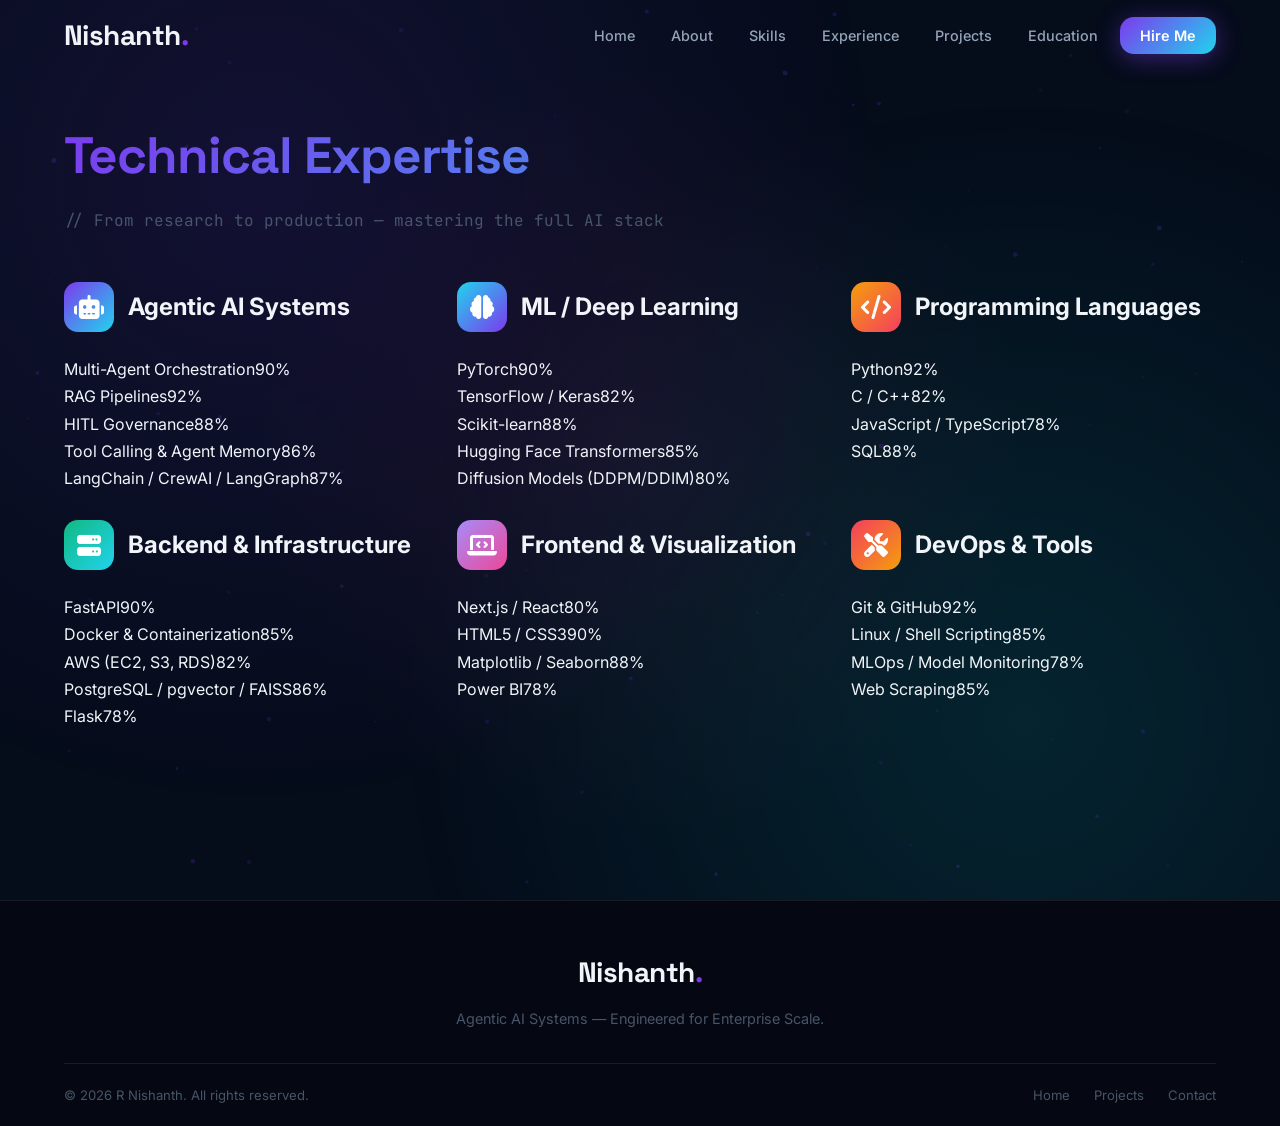
<file: skills.html>
<!DOCTYPE html>
<html lang="en">
<head>
    <meta charset="UTF-8">
    <meta name="viewport" content="width=device-width, initial-scale=1.0">
    <title>Skills | R Nishanth — Agentic AI Systems Architect</title>
  <link rel="icon" type="image/jpeg" href="assets/images/profile_pic.jpeg">
    <meta name="description" content="Technical expertise spanning multi-agent orchestration, RAG pipelines, deep learning frameworks, and full-stack production deployment.">
    <link rel="preconnect" href="https://fonts.googleapis.com">
    <link rel="preconnect" href="https://fonts.gstatic.com" crossorigin>
    <link href="https://fonts.googleapis.com/css2?family=Inter:wght@300;400;500;600;700;800&family=Space+Grotesk:wght@400;500;600;700;800&family=JetBrains+Mono:wght@400;500;600&display=swap" rel="stylesheet">
    <link rel="stylesheet" href="https://cdnjs.cloudflare.com/ajax/libs/font-awesome/6.4.0/css/all.min.css">
    <link rel="stylesheet" href="style.css">
    <style>
        .skills-grid {
            display: grid;
            grid-template-columns: repeat(auto-fit, minmax(340px, 1fr));
            gap: 28px;
        }
        @media(max-width:768px){ .skills-grid{grid-template-columns:1fr;} }
    </style>
</head>
<body>
    <div class="gradient-bg"></div>
    <canvas id="particles"></canvas>

    <nav id="navbar">
        <div class="container nav-container">
            <a href="index.html" class="nav-logo">Nishanth<span>.</span></a>
            <button id="navToggle" class="nav-toggle" aria-label="Toggle navigation">
                <span class="bar"></span><span class="bar"></span><span class="bar"></span>
            </button>
            <ul id="navLinks" class="nav-links">
                <li><a href="index.html" class="nav-link">Home</a></li>
                <li><a href="about.html" class="nav-link">About</a></li>
                <li><a href="skills.html" class="nav-link active">Skills</a></li>
                <li><a href="experience.html" class="nav-link">Experience</a></li>
                <li><a href="projects.html" class="nav-link">Projects</a></li>
                <li><a href="education.html" class="nav-link">Education</a></li>
                <li><a href="contact.html" class="nav-link nav-cta">Hire Me</a></li>
            </ul>
        </div>
    </nav>

    <main class="subpage-main">
        <div class="container">
            <h1 class="page-title">Technical Expertise</h1>
            <p class="page-subtitle">// From research to production — mastering the full AI stack</p>

            <div class="skills-grid">
                <!-- Agentic AI (NEW — prominent placement) -->
                <div class="content-card reveal">
                    <div style="display:flex;align-items:center;gap:14px;margin-bottom:24px;">
                        <div style="width:50px;height:50px;background:var(--gradient-primary);border-radius:var(--radius-md);display:flex;align-items:center;justify-content:center;font-size:1.5rem;color:#fff;flex-shrink:0;">
                            <i class="fas fa-robot"></i>
                        </div>
                        <h2 style="margin-bottom:0;">Agentic AI Systems</h2>
                    </div>
                    <div class="skill-items">
                        <div class="skill-item"><div class="skill-item-header"><span class="skill-name">Multi-Agent Orchestration</span><span class="skill-level">90%</span></div><div class="skill-progress"><div class="progress-fill" data-width="90"></div></div></div>
                        <div class="skill-item"><div class="skill-item-header"><span class="skill-name">RAG Pipelines</span><span class="skill-level">92%</span></div><div class="skill-progress"><div class="progress-fill" data-width="92"></div></div></div>
                        <div class="skill-item"><div class="skill-item-header"><span class="skill-name">HITL Governance</span><span class="skill-level">88%</span></div><div class="skill-progress"><div class="progress-fill" data-width="88"></div></div></div>
                        <div class="skill-item"><div class="skill-item-header"><span class="skill-name">Tool Calling & Agent Memory</span><span class="skill-level">86%</span></div><div class="skill-progress"><div class="progress-fill" data-width="86"></div></div></div>
                        <div class="skill-item"><div class="skill-item-header"><span class="skill-name">LangChain / CrewAI / LangGraph</span><span class="skill-level">87%</span></div><div class="skill-progress"><div class="progress-fill" data-width="87"></div></div></div>
                    </div>
                </div>

                <!-- ML/DL Frameworks -->
                <div class="content-card reveal">
                    <div style="display:flex;align-items:center;gap:14px;margin-bottom:24px;">
                        <div style="width:50px;height:50px;background:linear-gradient(135deg,#22d3ee,#7c3aed);border-radius:var(--radius-md);display:flex;align-items:center;justify-content:center;font-size:1.5rem;color:#fff;flex-shrink:0;">
                            <i class="fas fa-brain"></i>
                        </div>
                        <h2 style="margin-bottom:0;">ML / Deep Learning</h2>
                    </div>
                    <div class="skill-items">
                        <div class="skill-item"><div class="skill-item-header"><span class="skill-name">PyTorch</span><span class="skill-level">90%</span></div><div class="skill-progress"><div class="progress-fill" data-width="90"></div></div></div>
                        <div class="skill-item"><div class="skill-item-header"><span class="skill-name">TensorFlow / Keras</span><span class="skill-level">82%</span></div><div class="skill-progress"><div class="progress-fill" data-width="82"></div></div></div>
                        <div class="skill-item"><div class="skill-item-header"><span class="skill-name">Scikit-learn</span><span class="skill-level">88%</span></div><div class="skill-progress"><div class="progress-fill" data-width="88"></div></div></div>
                        <div class="skill-item"><div class="skill-item-header"><span class="skill-name">Hugging Face Transformers</span><span class="skill-level">85%</span></div><div class="skill-progress"><div class="progress-fill" data-width="85"></div></div></div>
                        <div class="skill-item"><div class="skill-item-header"><span class="skill-name">Diffusion Models (DDPM/DDIM)</span><span class="skill-level">80%</span></div><div class="skill-progress"><div class="progress-fill" data-width="80"></div></div></div>
                    </div>
                </div>

                <!-- Programming Languages -->
                <div class="content-card reveal">
                    <div style="display:flex;align-items:center;gap:14px;margin-bottom:24px;">
                        <div style="width:50px;height:50px;background:linear-gradient(135deg,#f59e0b,#f43f5e);border-radius:var(--radius-md);display:flex;align-items:center;justify-content:center;font-size:1.5rem;color:#fff;flex-shrink:0;">
                            <i class="fas fa-code"></i>
                        </div>
                        <h2 style="margin-bottom:0;">Programming Languages</h2>
                    </div>
                    <div class="skill-items">
                        <div class="skill-item"><div class="skill-item-header"><span class="skill-name">Python</span><span class="skill-level">92%</span></div><div class="skill-progress"><div class="progress-fill" data-width="92"></div></div></div>
                        <div class="skill-item"><div class="skill-item-header"><span class="skill-name">C / C++</span><span class="skill-level">82%</span></div><div class="skill-progress"><div class="progress-fill" data-width="82"></div></div></div>
                        <div class="skill-item"><div class="skill-item-header"><span class="skill-name">JavaScript / TypeScript</span><span class="skill-level">78%</span></div><div class="skill-progress"><div class="progress-fill" data-width="78"></div></div></div>
                        <div class="skill-item"><div class="skill-item-header"><span class="skill-name">SQL</span><span class="skill-level">88%</span></div><div class="skill-progress"><div class="progress-fill" data-width="88"></div></div></div>
                    </div>
                </div>

                <!-- Backend & Infrastructure -->
                <div class="content-card reveal">
                    <div style="display:flex;align-items:center;gap:14px;margin-bottom:24px;">
                        <div style="width:50px;height:50px;background:linear-gradient(135deg,#10b981,#22d3ee);border-radius:var(--radius-md);display:flex;align-items:center;justify-content:center;font-size:1.5rem;color:#fff;flex-shrink:0;">
                            <i class="fas fa-server"></i>
                        </div>
                        <h2 style="margin-bottom:0;">Backend & Infrastructure</h2>
                    </div>
                    <div class="skill-items">
                        <div class="skill-item"><div class="skill-item-header"><span class="skill-name">FastAPI</span><span class="skill-level">90%</span></div><div class="skill-progress"><div class="progress-fill" data-width="90"></div></div></div>
                        <div class="skill-item"><div class="skill-item-header"><span class="skill-name">Docker & Containerization</span><span class="skill-level">85%</span></div><div class="skill-progress"><div class="progress-fill" data-width="85"></div></div></div>
                        <div class="skill-item"><div class="skill-item-header"><span class="skill-name">AWS (EC2, S3, RDS)</span><span class="skill-level">82%</span></div><div class="skill-progress"><div class="progress-fill" data-width="82"></div></div></div>
                        <div class="skill-item"><div class="skill-item-header"><span class="skill-name">PostgreSQL / pgvector / FAISS</span><span class="skill-level">86%</span></div><div class="skill-progress"><div class="progress-fill" data-width="86"></div></div></div>
                        <div class="skill-item"><div class="skill-item-header"><span class="skill-name">Flask</span><span class="skill-level">78%</span></div><div class="skill-progress"><div class="progress-fill" data-width="78"></div></div></div>
                    </div>
                </div>

                <!-- Frontend -->
                <div class="content-card reveal">
                    <div style="display:flex;align-items:center;gap:14px;margin-bottom:24px;">
                        <div style="width:50px;height:50px;background:linear-gradient(135deg,#a78bfa,#ec4899);border-radius:var(--radius-md);display:flex;align-items:center;justify-content:center;font-size:1.5rem;color:#fff;flex-shrink:0;">
                            <i class="fas fa-laptop-code"></i>
                        </div>
                        <h2 style="margin-bottom:0;">Frontend & Visualization</h2>
                    </div>
                    <div class="skill-items">
                        <div class="skill-item"><div class="skill-item-header"><span class="skill-name">Next.js / React</span><span class="skill-level">80%</span></div><div class="skill-progress"><div class="progress-fill" data-width="80"></div></div></div>
                        <div class="skill-item"><div class="skill-item-header"><span class="skill-name">HTML5 / CSS3</span><span class="skill-level">90%</span></div><div class="skill-progress"><div class="progress-fill" data-width="90"></div></div></div>
                        <div class="skill-item"><div class="skill-item-header"><span class="skill-name">Matplotlib / Seaborn</span><span class="skill-level">88%</span></div><div class="skill-progress"><div class="progress-fill" data-width="88"></div></div></div>
                        <div class="skill-item"><div class="skill-item-header"><span class="skill-name">Power BI</span><span class="skill-level">78%</span></div><div class="skill-progress"><div class="progress-fill" data-width="78"></div></div></div>
                    </div>
                </div>

                <!-- DevOps & Tools -->
                <div class="content-card reveal">
                    <div style="display:flex;align-items:center;gap:14px;margin-bottom:24px;">
                        <div style="width:50px;height:50px;background:linear-gradient(135deg,#f43f5e,#f59e0b);border-radius:var(--radius-md);display:flex;align-items:center;justify-content:center;font-size:1.5rem;color:#fff;flex-shrink:0;">
                            <i class="fas fa-tools"></i>
                        </div>
                        <h2 style="margin-bottom:0;">DevOps & Tools</h2>
                    </div>
                    <div class="skill-items">
                        <div class="skill-item"><div class="skill-item-header"><span class="skill-name">Git & GitHub</span><span class="skill-level">92%</span></div><div class="skill-progress"><div class="progress-fill" data-width="92"></div></div></div>
                        <div class="skill-item"><div class="skill-item-header"><span class="skill-name">Linux / Shell Scripting</span><span class="skill-level">85%</span></div><div class="skill-progress"><div class="progress-fill" data-width="85"></div></div></div>
                        <div class="skill-item"><div class="skill-item-header"><span class="skill-name">MLOps / Model Monitoring</span><span class="skill-level">78%</span></div><div class="skill-progress"><div class="progress-fill" data-width="78"></div></div></div>
                        <div class="skill-item"><div class="skill-item-header"><span class="skill-name">Web Scraping</span><span class="skill-level">85%</span></div><div class="skill-progress"><div class="progress-fill" data-width="85"></div></div></div>
                    </div>
                </div>
            </div>
        </div>
    </main>

    <footer class="footer">
        <div class="container">
            <div class="footer-top">
                <a href="index.html" class="nav-logo">Nishanth<span>.</span></a>
                <p>Agentic AI Systems — Engineered for Enterprise Scale.</p>
            </div>
            <div class="footer-bottom">
                <p>&copy; 2026 R Nishanth. All rights reserved.</p>
                <div class="footer-links">
                    <a href="index.html">Home</a>
                    <a href="projects.html">Projects</a>
                    <a href="contact.html">Contact</a>
                </div>
            </div>
        </div>
    </footer>

    <button id="backToTop" class="back-to-top" aria-label="Back to top"><i class="fas fa-arrow-up"></i></button>
    <script src="script.js"></script>
</body>
</html>
</file>
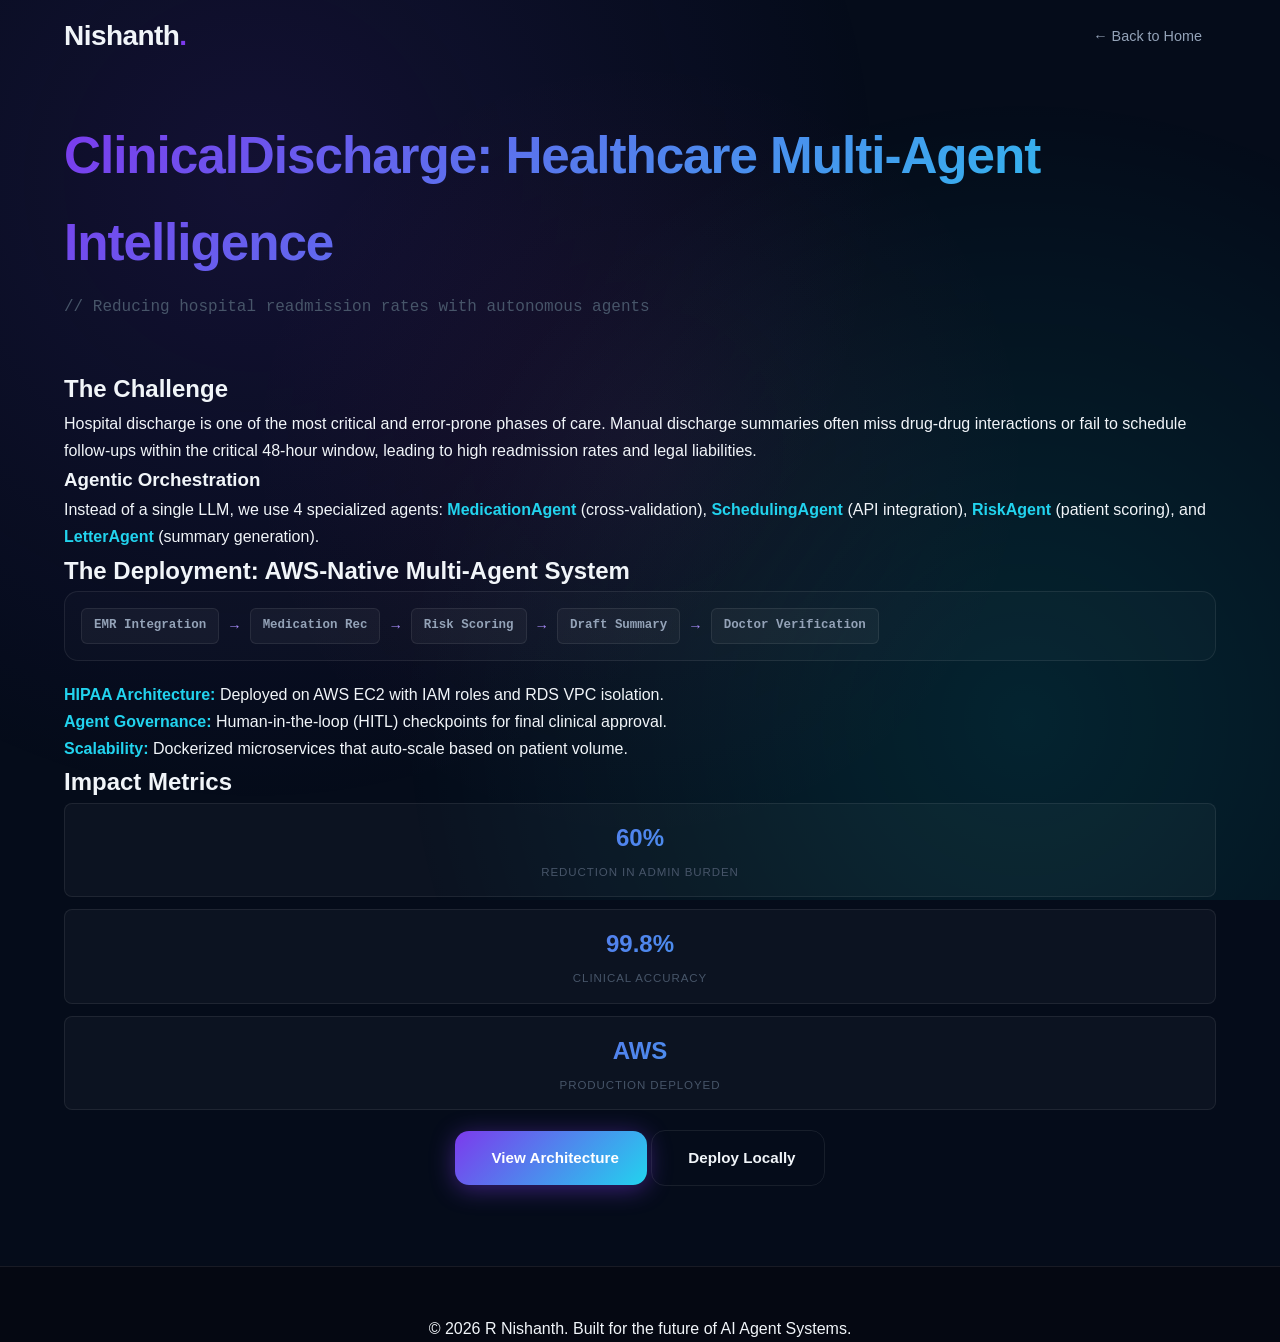
<file: case-studies/clinical-discharge.html>
<!DOCTYPE html>
<html lang="en">
<head>
    <meta charset="UTF-8">
    <meta name="viewport" content="width=device-width, initial-scale=1.0">
    <title>ClinicalDischarge AI Case Study | R Nishanth</title>
  <link rel="icon" type="image/jpeg" href="../assets/images/profile_pic.jpeg">
    <link rel="stylesheet" href="../style.css">
</head>
<body class="case-study-page">
    <div class="gradient-bg"></div>
    <nav id="navbar" class="subpage-nav">
        <div class="container nav-container">
            <a href="../index.html" class="nav-logo">Nishanth<span>.</span></a>
            <a href="../index.html" class="nav-link">← Back to Home</a>
        </div>
    </nav>

    <main class="subpage-main">
        <div class="container">
            <h1 class="page-title">ClinicalDischarge: Healthcare Multi-Agent Intelligence</h1>
            <p class="page-subtitle">// Reducing hospital readmission rates with autonomous agents</p>

            <div class="content-card reveal">
                <h2>The Challenge</h2>
                <p>Hospital discharge is one of the most critical and error-prone phases of care. Manual discharge summaries often miss drug-drug interactions or fail to schedule follow-ups within the critical 48-hour window, leading to high readmission rates and legal liabilities.</p>
                
                <div class="research-box">
                    <h3><i class="fas fa-notes-medical"></i> Agentic Orchestration</h3>
                    <p>Instead of a single LLM, we use 4 specialized agents: <strong>MedicationAgent</strong> (cross-validation), <strong>SchedulingAgent</strong> (API integration), <strong>RiskAgent</strong> (patient scoring), and <strong>LetterAgent</strong> (summary generation).</p>
                </div>
            </div>

            <div class="content-card reveal">
                <h2>The Deployment: AWS-Native Multi-Agent System</h2>
                <div class="rag-pipeline">
                    <span class="pipeline-step">EMR Integration</span>
                    <span class="pipeline-arrow">→</span>
                    <span class="pipeline-step">Medication Rec</span>
                    <span class="pipeline-arrow">→</span>
                    <span class="pipeline-step">Risk Scoring</span>
                    <span class="pipeline-arrow">→</span>
                    <span class="pipeline-step">Draft Summary</span>
                    <span class="pipeline-arrow">→</span>
                    <span class="pipeline-step">Doctor Verification</span>
                </div>
                <ul>
                    <li><strong>HIPAA Architecture:</strong> Deployed on AWS EC2 with IAM roles and RDS VPC isolation.</li>
                    <li><strong>Agent Governance:</strong> Human-in-the-loop (HITL) checkpoints for final clinical approval.</li>
                    <li><strong>Scalability:</strong> Dockerized microservices that auto-scale based on patient volume.</li>
                </ul>
            </div>

            <div class="content-card reveal">
                <h2>Impact Metrics</h2>
                <div class="stats-grid">
                    <div class="stat-box">
                        <div class="number">60%</div>
                        <div class="label">Reduction in Admin Burden</div>
                    </div>
                    <div class="stat-box">
                        <div class="number">99.8%</div>
                        <div class="label">Clinical Accuracy</div>
                    </div>
                    <div class="stat-box">
                        <div class="number">AWS</div>
                        <div class="label">Production Deployed</div>
                    </div>
                </div>
            </div>

            <div class="text-center">
                <a href="https://github.com/Nishanth-nishu" target="_blank" class="btn btn-primary"><i class="fab fa-github"></i> View Architecture</a>
                <a href="../index.html#contact" class="btn btn-secondary"><i class="fas fa-stethoscope"></i> Deploy Locally</a>
            </div>
        </div>
    </main>

    <footer class="footer">
        <div class="container text-center">
            <p>&copy; 2026 R Nishanth. Built for the future of AI Agent Systems.</p>
        </div>
    </footer>
    <script src="../script.js"></script>
</body>
</html>
</file>
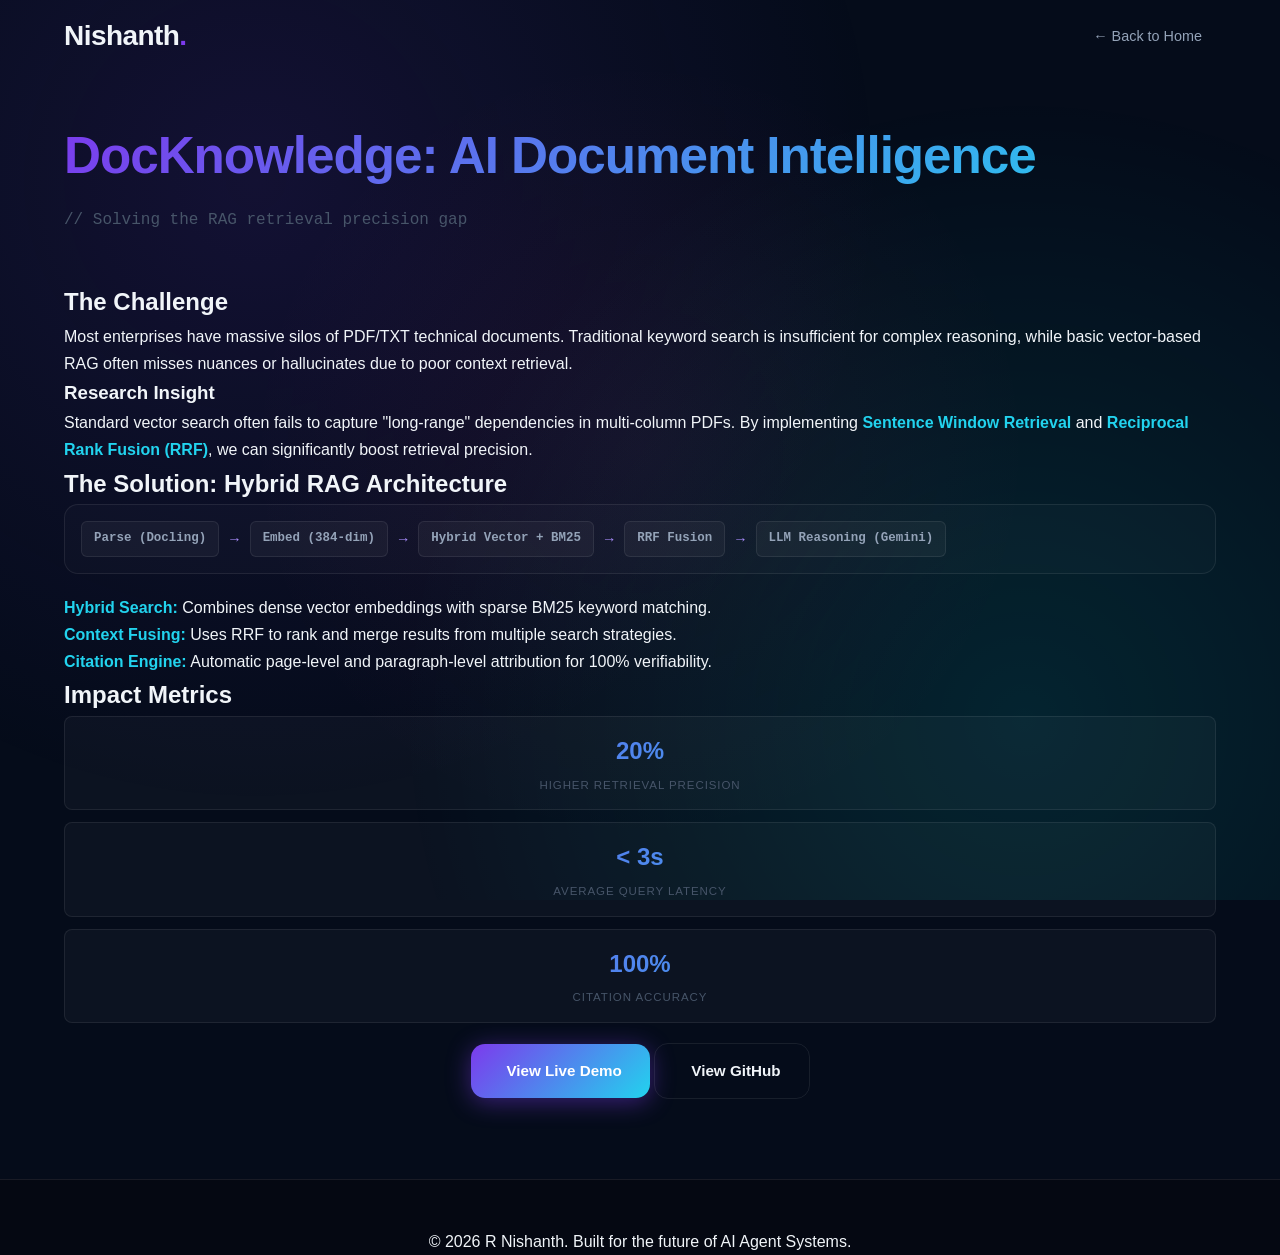
<file: case-studies/docknowledge.html>
<!DOCTYPE html>
<html lang="en">
<head>
    <meta charset="UTF-8">
    <meta name="viewport" content="width=device-width, initial-scale=1.0">
    <title>DocKnowledge Case Study | R Nishanth</title>
  <link rel="icon" type="image/jpeg" href="../assets/images/profile_pic.jpeg">
    <link rel="stylesheet" href="../style.css">
</head>
<body class="case-study-page">
    <div class="gradient-bg"></div>
    <nav id="navbar" class="subpage-nav">
        <div class="container nav-container">
            <a href="../index.html" class="nav-logo">Nishanth<span>.</span></a>
            <a href="../index.html" class="nav-link">← Back to Home</a>
        </div>
    </nav>

    <main class="subpage-main">
        <div class="container">
            <h1 class="page-title">DocKnowledge: AI Document Intelligence</h1>
            <p class="page-subtitle">// Solving the RAG retrieval precision gap</p>

            <div class="content-card reveal">
                <h2>The Challenge</h2>
                <p>Most enterprises have massive silos of PDF/TXT technical documents. Traditional keyword search is insufficient for complex reasoning, while basic vector-based RAG often misses nuances or hallucinates due to poor context retrieval.</p>
                
                <div class="research-box">
                    <h3><i class="fas fa-microscope"></i> Research Insight</h3>
                    <p>Standard vector search often fails to capture "long-range" dependencies in multi-column PDFs. By implementing <strong>Sentence Window Retrieval</strong> and <strong>Reciprocal Rank Fusion (RRF)</strong>, we can significantly boost retrieval precision.</p>
                </div>
            </div>

            <div class="content-card reveal">
                <h2>The Solution: Hybrid RAG Architecture</h2>
                <div class="rag-pipeline">
                    <span class="pipeline-step">Parse (Docling)</span>
                    <span class="pipeline-arrow">→</span>
                    <span class="pipeline-step">Embed (384-dim)</span>
                    <span class="pipeline-arrow">→</span>
                    <span class="pipeline-step">Hybrid Vector + BM25</span>
                    <span class="pipeline-arrow">→</span>
                    <span class="pipeline-step">RRF Fusion</span>
                    <span class="pipeline-arrow">→</span>
                    <span class="pipeline-step">LLM Reasoning (Gemini)</span>
                </div>
                <ul>
                    <li><strong>Hybrid Search:</strong> Combines dense vector embeddings with sparse BM25 keyword matching.</li>
                    <li><strong>Context Fusing:</strong> Uses RRF to rank and merge results from multiple search strategies.</li>
                    <li><strong>Citation Engine:</strong> Automatic page-level and paragraph-level attribution for 100% verifiability.</li>
                </ul>
            </div>

            <div class="content-card reveal">
                <h2>Impact Metrics</h2>
                <div class="stats-grid">
                    <div class="stat-box">
                        <div class="number">20%</div>
                        <div class="label">Higher Retrieval Precision</div>
                    </div>
                    <div class="stat-box">
                        <div class="number">&lt; 3s</div>
                        <div class="label">Average Query Latency</div>
                    </div>
                    <div class="stat-box">
                        <div class="number">100%</div>
                        <div class="label">Citation Accuracy</div>
                    </div>
                </div>
            </div>

            <div class="text-center">
                <a href="http://16.176.103.66:3000/" target="_blank" class="btn btn-primary"><i class="fas fa-external-link-alt"></i> View Live Demo</a>
                <a href="https://github.com/Nishanth-nishu/Smart-Document-Q-A-System" target="_blank" class="btn btn-secondary"><i class="fab fa-github"></i> View GitHub</a>
            </div>
        </div>
    </main>

    <footer class="footer">
        <div class="container text-center">
            <p>&copy; 2026 R Nishanth. Built for the future of AI Agent Systems.</p>
        </div>
    </footer>
    <script src="../script.js"></script>
</body>
</html>
</file>
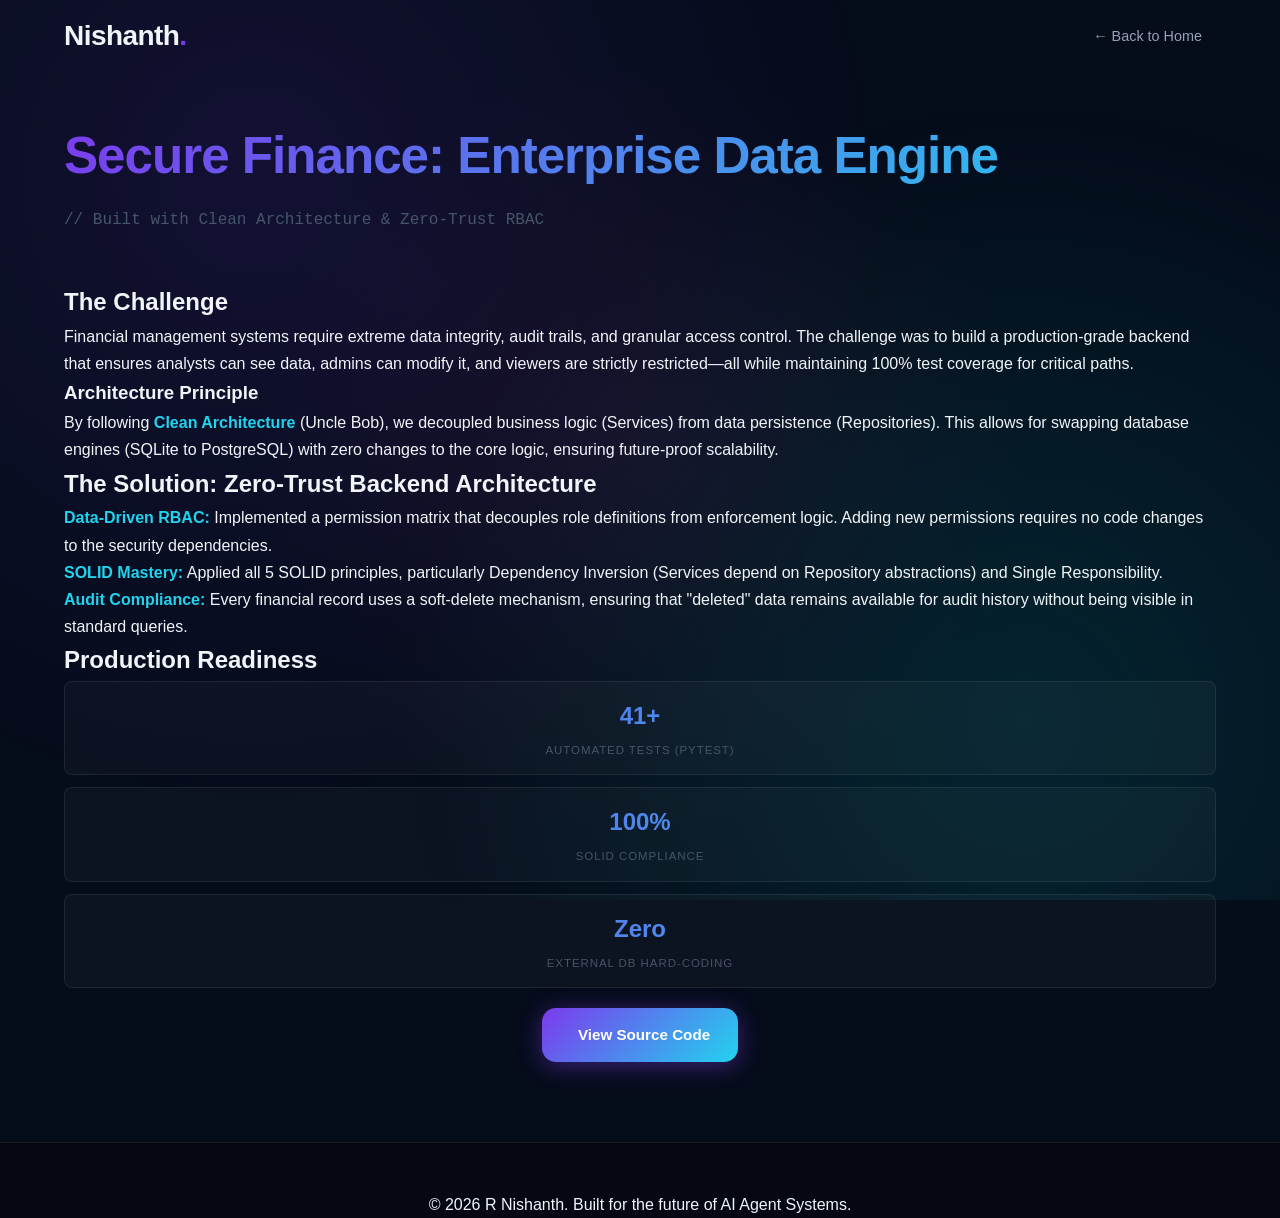
<file: case-studies/finance-secure-backend.html>
<!DOCTYPE html>
<html lang="en">

<head>
    <meta charset="UTF-8">
    <meta name="viewport" content="width=device-width, initial-scale=1.0">
    <title>Secure Finance Engine Case Study | R Nishanth</title>
    <link rel="icon" type="image/jpeg" href="../assets/images/profile_pic.jpeg">
    <link rel="stylesheet" href="../style.css">
</head>

<body class="case-study-page">
    <div class="gradient-bg"></div>
    <nav id="navbar" class="subpage-nav">
        <div class="container nav-container">
            <a href="../index.html" class="nav-logo">Nishanth<span>.</span></a>
            <a href="../index.html" class="nav-link">← Back to Home</a>
        </div>
    </nav>

    <main class="subpage-main">
        <div class="container">
            <h1 class="page-title">Secure Finance: Enterprise Data Engine</h1>
            <p class="page-subtitle">// Built with Clean Architecture & Zero-Trust RBAC</p>

            <div class="content-card reveal">
                <h2>The Challenge</h2>
                <p>Financial management systems require extreme data integrity, audit trails, and granular access
                    control. The challenge was to build a production-grade backend that ensures analysts can see data,
                    admins can modify it, and viewers are strictly restricted—all while maintaining 100% test coverage
                    for critical paths.</p>

                <div class="research-box">
                    <h3><i class="fas fa-shield-alt"></i> Architecture Principle</h3>
                    <p>By following <strong>Clean Architecture</strong> (Uncle Bob), we decoupled business logic
                        (Services) from data persistence (Repositories). This allows for swapping database engines
                        (SQLite to PostgreSQL) with zero changes to the core logic, ensuring future-proof scalability.
                    </p>
                </div>
            </div>

            <div class="content-card reveal">
                <h2>The Solution: Zero-Trust Backend Architecture</h2>
                <ul>
                    <li><strong>Data-Driven RBAC:</strong> Implemented a permission matrix that decouples role
                        definitions from enforcement logic. Adding new permissions requires no code changes to the
                        security dependencies.</li>
                    <li><strong>SOLID Mastery:</strong> Applied all 5 SOLID principles, particularly Dependency
                        Inversion (Services depend on Repository abstractions) and Single Responsibility.</li>
                    <li><strong>Audit Compliance:</strong> Every financial record uses a soft-delete mechanism, ensuring
                        that "deleted" data remains available for audit history without being visible in standard
                        queries.</li>
                </ul>
            </div>

            <div class="content-card reveal">
                <h2>Production Readiness</h2>
                <div class="stats-grid">
                    <div class="stat-box">
                        <div class="number">41+</div>
                        <div class="label">Automated Tests (Pytest)</div>
                    </div>
                    <div class="stat-box">
                        <div class="number">100%</div>
                        <div class="label">SOLID Compliance</div>
                    </div>
                    <div class="stat-box">
                        <div class="number">Zero</div>
                        <div class="label">External DB Hard-coding</div>
                    </div>
                </div>
            </div>

            <div class="text-center">
                <a href="https://github.com/Nishanth-nishu/Finance-Data-Processing-and-Access-Control" target="_blank"
                    class="btn btn-primary"><i class="fab fa-github"></i> View Source Code</a>
            </div>
        </div>
    </main>

    <footer class="footer">
        <div class="container text-center">
            <p>&copy; 2026 R Nishanth. Built for the future of AI Agent Systems.</p>
        </div>
    </footer>
    <script src="../script.js"></script>
</body>

</html>
</file>
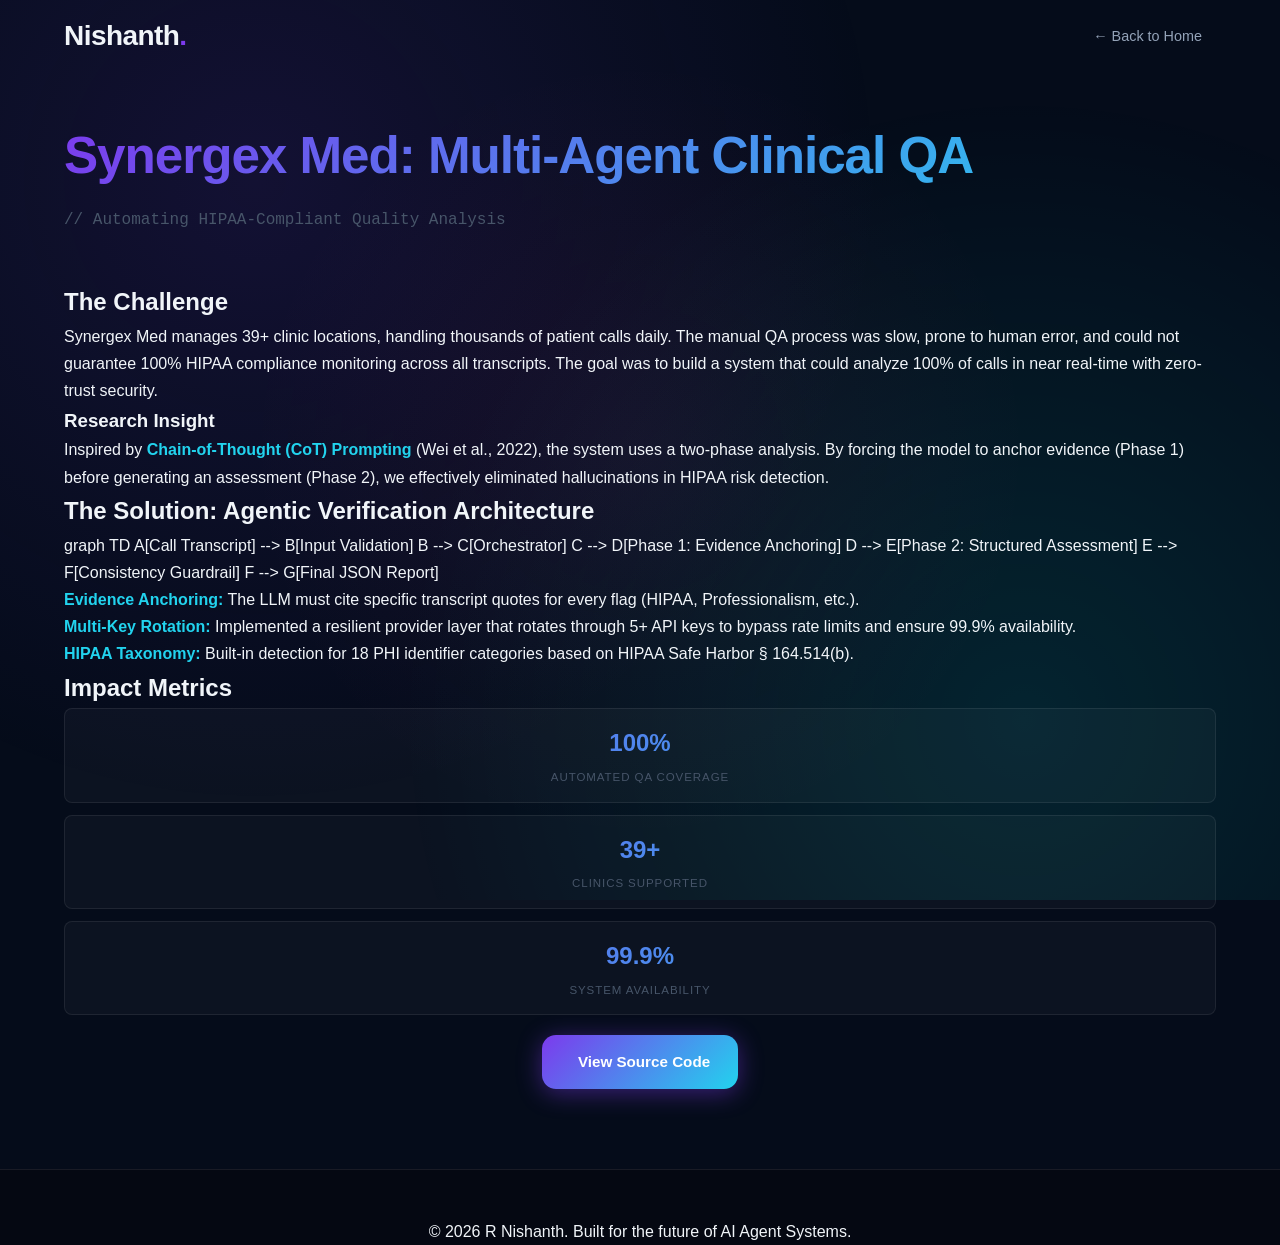
<file: case-studies/synergex-ai-qa.html>
<!DOCTYPE html>
<html lang="en">

<head>
    <meta charset="UTF-8">
    <meta name="viewport" content="width=device-width, initial-scale=1.0">
    <title>Synergex Med AI Case Study | R Nishanth</title>
    <link rel="icon" type="image/jpeg" href="../assets/images/profile_pic.jpeg">
    <link rel="stylesheet" href="../style.css">
</head>

<body class="case-study-page">
    <div class="gradient-bg"></div>
    <nav id="navbar" class="subpage-nav">
        <div class="container nav-container">
            <a href="../index.html" class="nav-logo">Nishanth<span>.</span></a>
            <a href="../index.html" class="nav-link">← Back to Home</a>
        </div>
    </nav>

    <main class="subpage-main">
        <div class="container">
            <h1 class="page-title">Synergex Med: Multi-Agent Clinical QA</h1>
            <p class="page-subtitle">// Automating HIPAA-Compliant Quality Analysis</p>

            <div class="content-card reveal">
                <h2>The Challenge</h2>
                <p>Synergex Med manages 39+ clinic locations, handling thousands of patient calls daily. The manual QA
                    process was slow, prone to human error, and could not guarantee 100% HIPAA compliance monitoring
                    across all transcripts. The goal was to build a system that could analyze 100% of calls in near
                    real-time with zero-trust security.</p>

                <div class="research-box">
                    <h3><i class="fas fa-microscope"></i> Research Insight</h3>
                    <p>Inspired by <strong>Chain-of-Thought (CoT) Prompting</strong> (Wei et al., 2022), the system uses
                        a two-phase analysis. By forcing the model to anchor evidence (Phase 1) before generating an
                        assessment (Phase 2), we effectively eliminated hallucinations in HIPAA risk detection.</p>
                </div>
            </div>

            <div class="content-card reveal">
                <h2>The Solution: Agentic Verification Architecture</h2>
                <div class="mermaid">
                    graph TD
                    A[Call Transcript] --> B[Input Validation]
                    B --> C[Orchestrator]
                    C --> D[Phase 1: Evidence Anchoring]
                    D --> E[Phase 2: Structured Assessment]
                    E --> F[Consistency Guardrail]
                    F --> G[Final JSON Report]
                </div>
                <ul>
                    <li><strong>Evidence Anchoring:</strong> The LLM must cite specific transcript quotes for every flag
                        (HIPAA, Professionalism, etc.).</li>
                    <li><strong>Multi-Key Rotation:</strong> Implemented a resilient provider layer that rotates through
                        5+ API keys to bypass rate limits and ensure 99.9% availability.</li>
                    <li><strong>HIPAA Taxonomy:</strong> Built-in detection for 18 PHI identifier categories based on
                        HIPAA Safe Harbor § 164.514(b).</li>
                </ul>
            </div>

            <div class="content-card reveal">
                <h2>Impact Metrics</h2>
                <div class="stats-grid">
                    <div class="stat-box">
                        <div class="number">100%</div>
                        <div class="label">Automated QA Coverage</div>
                    </div>
                    <div class="stat-box">
                        <div class="number">39+</div>
                        <div class="label">Clinics Supported</div>
                    </div>
                    <div class="stat-box">
                        <div class="number">99.9%</div>
                        <div class="label">System Availability</div>
                    </div>
                </div>
            </div>

            <div class="text-center">
                <a href="https://github.com/Nishanth-nishu/The-Synergex-Med-AI-Call-QA-System" target="_blank"
                    class="btn btn-primary"><i class="fab fa-github"></i> View Source Code</a>
            </div>
        </div>
    </main>

    <footer class="footer">
        <div class="container text-center">
            <p>&copy; 2026 R Nishanth. Built for the future of AI Agent Systems.</p>
        </div>
    </footer>
    <script src="../script.js"></script>
</body>

</html>
</file>
<file: style.css>
/* ═══════════════════════════════════════════════════════
   R NISHANTH — Agentic AI Systems Architect
   Premium Design System v2.0 — Market-Positioned 2026
   ═══════════════════════════════════════════════════════ */

/* ── CSS Custom Properties ── */
:root {
  --bg-base:       #050c1a;
  --bg-card:       rgba(14, 22, 42, 0.75);
  --bg-card-hover: rgba(20, 30, 58, 0.9);
  --border-glass:  rgba(255, 255, 255, 0.08);
  --border-glow:   rgba(124, 58, 237, 0.4);

  --violet:        #7c3aed;
  --violet-light:  #a78bfa;
  --cyan:          #22d3ee;
  --cyan-light:    #67e8f9;
  --emerald:       #10b981;
  --amber:         #f59e0b;
  --rose:          #f43f5e;
  --primary-glow:  rgba(0, 255, 245, 0.5);

  --text-primary:  #f1f5f9;
  --text-secondary:#94a3b8;
  --text-muted:    #475569;

  --gradient-primary: linear-gradient(135deg, var(--violet), var(--cyan));
  --gradient-hero:    linear-gradient(135deg, #0a0f1e 0%, #0d1b3e 50%, #0a0f1e 100%);
  --gradient-card:    linear-gradient(135deg, rgba(124,58,237,0.08), rgba(34,211,238,0.05));

  --font-display:  'Space Grotesk', sans-serif;
  --font-body:     'Inter', sans-serif;
  --font-mono:     'JetBrains Mono', monospace;

  --radius-sm:   8px;
  --radius-md:   14px;
  --radius-lg:   22px;
  --radius-xl:   32px;

  --shadow-card:   0 8px 40px rgba(0,0,0,0.4);
  --shadow-glow:   0 0 40px rgba(124,58,237,0.2);
  --shadow-cta:    0 4px 24px rgba(124,58,237,0.45);

  --transition: 0.3s cubic-bezier(0.4, 0, 0.2, 1);
  --transition-slow: 0.6s cubic-bezier(0.4, 0, 0.2, 1);

  --nav-height: 72px;
  --section-pad: 100px;
}

/* ── Reset & Base ── */
*, *::before, *::after { box-sizing: border-box; margin: 0; padding: 0; }
html { scroll-behavior: smooth; font-size: 16px; }

body {
  font-family: var(--font-body);
  background: var(--bg-base);
  color: var(--text-primary);
  line-height: 1.7;
  overflow-x: hidden;
  -webkit-font-smoothing: antialiased;
}

::selection { background: rgba(124,58,237,0.4); color: #fff; }
a { color: inherit; text-decoration: none; }
ul { list-style: none; }
img { max-width: 100%; display: block; }
button { cursor: pointer; border: none; background: none; font-family: inherit; }
strong { color: var(--cyan); font-weight: 600; }

/* ── Utilities ── */
.container { max-width: 1200px; margin: 0 auto; padding: 0 24px; }
.section-padding { padding: var(--section-pad) 0; position: relative; }
.text-center { text-align: center; }
.text-left { text-align: left; }

.gradient-text {
  background: var(--gradient-primary);
  -webkit-background-clip: text;
  -webkit-text-fill-color: transparent;
  background-clip: text;
}

/* ── Animated Background ── */
.gradient-bg {
  position: fixed;
  top: 0; left: 0;
  width: 100%; height: 100%;
  z-index: 0;
  background:
    radial-gradient(circle at 20% 20%, rgba(124, 58, 237, 0.12) 0%, transparent 50%),
    radial-gradient(circle at 80% 80%, rgba(0, 255, 245, 0.1) 0%, transparent 50%),
    radial-gradient(circle at 50% 50%, rgba(236, 72, 153, 0.06) 0%, transparent 50%);
  animation: gradientShift 15s ease infinite;
}

@keyframes gradientShift {
  0%, 100% { filter: hue-rotate(0deg); }
  50% { filter: hue-rotate(20deg); }
}

#particles {
  position: fixed;
  top: 0; left: 0;
  width: 100%; height: 100%;
  z-index: 1;
  opacity: 0.3;
}

/* ── Glass Card ── */
.glass-card {
  background: var(--bg-card);
  border: 1px solid var(--border-glass);
  border-radius: var(--radius-lg);
  backdrop-filter: blur(20px);
  -webkit-backdrop-filter: blur(20px);
  transition: var(--transition);
}
.glass-card:hover {
  background: var(--bg-card-hover);
  border-color: rgba(124,58,237,0.25);
  box-shadow: var(--shadow-glow);
  transform: translateY(-3px);
}

/* ── Section Labels & Headings ── */
.section-label {
  display: inline-block;
  font-size: 0.8rem;
  font-weight: 600;
  letter-spacing: 0.2em;
  text-transform: uppercase;
  color: var(--violet-light);
  background: rgba(124,58,237,0.12);
  border: 1px solid rgba(124,58,237,0.25);
  border-radius: 50px;
  padding: 6px 16px;
  margin-bottom: 20px;
}

.section-title {
  font-family: var(--font-display);
  font-size: clamp(1.8rem, 4vw, 3rem);
  font-weight: 700;
  line-height: 1.18;
  margin-bottom: 18px;
  color: var(--text-primary);
}

.section-desc {
  font-size: 1.1rem;
  color: var(--text-secondary);
  max-width: 620px;
  margin: 0 auto 56px;
  line-height: 1.75;
}

/* ── Buttons ── */
.btn {
  display: inline-flex;
  align-items: center;
  gap: 8px;
  font-family: var(--font-display);
  font-size: 0.95rem;
  font-weight: 600;
  padding: 14px 28px;
  border-radius: var(--radius-md);
  transition: var(--transition);
  cursor: pointer;
  white-space: nowrap;
  text-decoration: none;
}

.btn-primary {
  background: var(--gradient-primary);
  color: #fff;
  box-shadow: var(--shadow-cta);
}
.btn-primary:hover {
  transform: translateY(-2px);
  box-shadow: 0 8px 32px rgba(124,58,237,0.55);
}

.btn-secondary {
  background: transparent;
  color: var(--text-primary);
  border: 1px solid var(--border-glass);
}
.btn-secondary:hover {
  background: rgba(255,255,255,0.05);
  border-color: var(--violet-light);
  color: var(--violet-light);
  transform: translateY(-2px);
}

.btn-accent {
  background: linear-gradient(135deg, var(--amber), var(--rose));
  color: #fff;
  box-shadow: 0 4px 24px rgba(245,158,11,0.35);
}
.btn-accent:hover {
  transform: translateY(-2px);
  box-shadow: 0 8px 32px rgba(245,158,11,0.5);
}

.btn-sm {
  padding: 10px 20px;
  font-size: 0.85rem;
}

.w-full { width: 100%; justify-content: center; }

/* ── Scroll Reveal ── */
.reveal {
  opacity: 0;
  transform: translateY(32px);
  transition: opacity 0.65s ease, transform 0.65s ease;
}
.reveal.visible {
  opacity: 1;
  transform: translateY(0);
}
.reveal-delay-1 { transition-delay: 0.15s; }
.reveal-delay-2 { transition-delay: 0.30s; }
.reveal-delay-3 { transition-delay: 0.45s; }

/* ═══════════════════════════════════
   NAVBAR
═══════════════════════════════════ */
#navbar {
  position: fixed;
  top: 0; left: 0; right: 0;
  height: var(--nav-height);
  z-index: 1000;
  transition: background 0.4s ease, box-shadow 0.4s ease;
}
#navbar.scrolled {
  background: rgba(5, 12, 26, 0.95);
  backdrop-filter: blur(20px);
  box-shadow: 0 1px 0 rgba(255,255,255,0.06);
}

.nav-container {
  max-width: 1200px;
  margin: 0 auto;
  padding: 0 24px;
  height: 100%;
  display: flex;
  align-items: center;
  justify-content: space-between;
}

.nav-logo {
  font-family: var(--font-display);
  font-size: 1.75rem;
  font-weight: 800;
  letter-spacing: -0.02em;
  color: var(--text-primary);
}
.nav-logo span { color: var(--violet); }

.nav-links {
  display: flex;
  align-items: center;
  gap: 8px;
}

.nav-link {
  font-size: 0.9rem;
  font-weight: 500;
  color: var(--text-secondary);
  padding: 8px 14px;
  border-radius: var(--radius-sm);
  transition: var(--transition);
}
.nav-link:hover, .nav-link.active {
  color: var(--text-primary);
  background: rgba(255,255,255,0.06);
}

.nav-cta {
  background: var(--gradient-primary);
  color: #fff !important;
  padding: 10px 20px;
  border-radius: var(--radius-md);
  font-weight: 600;
  box-shadow: var(--shadow-cta);
}
.nav-cta:hover {
  transform: translateY(-1px);
  box-shadow: 0 6px 24px rgba(124,58,237,0.5);
}

.nav-toggle {
  display: none;
  flex-direction: column;
  gap: 5px;
  padding: 8px;
}
.bar {
  display: block;
  width: 24px; height: 2px;
  background: var(--text-primary);
  border-radius: 2px;
  transition: var(--transition);
}

/* ═══════════════════════════════════
   HERO
═══════════════════════════════════ */
.hero {
  min-height: 100svh;
  display: flex;
  align-items: center;
  position: relative;
  overflow: hidden;
  padding-top: var(--nav-height);
  z-index: 10;
}

.orb {
  position: absolute;
  border-radius: 50%;
  filter: blur(80px);
  opacity: 0.25;
  animation: floatOrb 8s ease-in-out infinite;
  pointer-events: none;
}
.orb-1 { width: 500px; height: 500px; background: var(--violet); top: -100px; right: -100px; }
.orb-2 { width: 350px; height: 350px; background: var(--cyan); bottom: -80px; left: 15%; animation-delay: -3s; }
.orb-3 { width: 280px; height: 280px; background: var(--emerald); top: 40%; left: -60px; animation-delay: -5s; opacity: 0.15; }

@keyframes floatOrb {
  0%, 100% { transform: translateY(0) scale(1); }
  50% { transform: translateY(-30px) scale(1.05); }
}

.hero-container {
  display: grid;
  grid-template-columns: 1fr 1fr;
  gap: 60px;
  align-items: center;
  position: relative;
  z-index: 1;
  padding: 40px 0;
}

.badge {
  display: inline-flex;
  align-items: center;
  gap: 10px;
  font-size: 0.82rem;
  font-weight: 600;
  color: var(--emerald);
  background: rgba(16,185,129,0.1);
  border: 1px solid rgba(16,185,129,0.25);
  border-radius: 50px;
  padding: 8px 18px;
  margin-bottom: 28px;
}
.badge-dot {
  width: 8px; height: 8px;
  background: var(--emerald);
  border-radius: 50%;
  animation: pulse 2s ease-in-out infinite;
}
@keyframes pulse {
  0%, 100% { transform: scale(1); opacity: 1; }
  50% { transform: scale(1.3); opacity: 0.7; }
}

.hero-title {
  font-family: var(--font-display);
  font-size: clamp(2.2rem, 5vw, 3.8rem);
  font-weight: 800;
  line-height: 1.1;
  letter-spacing: -0.02em;
  margin-bottom: 18px;
}

.hero-subtitle {
  font-family: var(--font-display);
  font-size: clamp(1.1rem, 2.5vw, 1.5rem);
  font-weight: 500;
  color: var(--text-secondary);
  min-height: 2em;
  margin-bottom: 20px;
}
#typewriter {
  color: var(--cyan);
  border-right: 3px solid var(--cyan);
  padding-right: 4px;
  animation: blink 0.8s step-end infinite;
}
@keyframes blink { 0%, 100% { border-color: var(--cyan); } 50% { border-color: transparent; } }

.hero-desc {
  font-size: 1.05rem;
  color: var(--text-secondary);
  line-height: 1.8;
  margin-bottom: 36px;
  max-width: 540px;
}

.hero-btns { display: flex; gap: 16px; flex-wrap: wrap; margin-bottom: 52px; }

.hero-stats {
  display: flex;
  align-items: center;
  gap: 28px;
  flex-wrap: wrap;
}
.stat-item { text-align: center; }
.stat-number {
  font-family: var(--font-display);
  font-size: 2.2rem;
  font-weight: 800;
  background: var(--gradient-primary);
  -webkit-background-clip: text;
  -webkit-text-fill-color: transparent;
  background-clip: text;
}
.stat-label { font-size: 0.72rem; color: var(--text-muted); margin-top: 2px; display: block; }
.stat-divider { width: 1px; height: 40px; background: var(--border-glass); }

/* Code Card */
.hero-visual { position: relative; }
.code-card {
  padding: 0;
  overflow: hidden;
  border-color: rgba(124,58,237,0.3);
  box-shadow: var(--shadow-card), 0 0 60px rgba(124,58,237,0.15);
}
.code-header {
  display: flex;
  align-items: center;
  gap: 8px;
  padding: 12px 18px;
  background: rgba(255,255,255,0.04);
  border-bottom: 1px solid rgba(255,255,255,0.06);
}
.dot { width: 12px; height: 12px; border-radius: 50%; }
.red { background: #ff5f57; }
.yellow { background: #febc2e; }
.green { background: #28c840; }
.code-title { font-size: 0.82rem; color: var(--text-muted); margin-left: 8px; font-family: var(--font-mono); }

.code-body {
  margin: 0;
  padding: 24px 24px 28px;
  font-family: var(--font-mono);
  font-size: 0.82rem;
  line-height: 1.85;
  overflow-x: auto;
}
.code-body pre { margin: 0; }
.code-body code { display: block; }
.keyword { color: #c792ea; }
.class  { color: var(--cyan); }
.func   { color: #82aaff; }
.str    { color: #c3e88d; }
.num    { color: #f78c6c; }
.comment{ color: #546e7a; }

.floating-tag {
  position: absolute;
  background: var(--bg-card);
  border: 1px solid rgba(124,58,237,0.3);
  border-radius: 50px;
  padding: 8px 16px;
  font-size: 0.8rem;
  font-weight: 600;
  color: var(--text-secondary);
  white-space: nowrap;
  backdrop-filter: blur(10px);
  box-shadow: var(--shadow-card);
  animation: float 4s ease-in-out infinite;
}
.t-1 { top: -20px; right: 20px; }
.t-2 { bottom: 60px; right: -20px; animation-delay: 1.5s; }
.t-3 { bottom: -20px; left: 20px; animation-delay: 3s; }
.t-4 { top: 40px; left: -20px; animation-delay: 0.8s; }
.t-5 { top: 50%; right: -30px; animation-delay: 2.2s; }

@keyframes float {
  0%, 100% { transform: translateY(0); }
  50% { transform: translateY(-10px); }
}

.scroll-down {
  position: absolute;
  bottom: 32px;
  left: 50%;
  transform: translateX(-50%);
  color: var(--text-muted);
  animation: bounce 2s ease-in-out infinite;
}
@keyframes bounce {
  0%, 100% { transform: translateX(-50%) translateY(0); }
  50% { transform: translateX(-50%) translateY(10px); }
}

/* ═══════════════════════════════════
   MARKET PROBLEM
═══════════════════════════════════ */
.market-problem {
  background: linear-gradient(180deg, var(--bg-base) 0%, rgba(14,22,42,0.5) 50%, var(--bg-base) 100%);
  z-index: 10;
}
.problem-grid {
  display: grid;
  grid-template-columns: repeat(3, 1fr);
  gap: 24px;
}
.problem-card {
  padding: 36px 28px;
  text-align: center;
  background: var(--gradient-card);
}
.problem-icon { font-size: 2.5rem; margin-bottom: 18px; }
.problem-card h3 {
  font-family: var(--font-display);
  font-size: 1.15rem;
  font-weight: 700;
  margin-bottom: 12px;
}
.problem-card p { font-size: 0.95rem; color: var(--text-secondary); line-height: 1.75; }

/* ═══════════════════════════════════
   SERVICES
═══════════════════════════════════ */
.services { background: rgba(8, 14, 28, 1); z-index: 10; }
.services-grid {
  display: grid;
  grid-template-columns: repeat(3, 1fr);
  gap: 24px;
}
.service-card { padding: 32px 28px; }

.service-icon-wrap {
  width: 56px; height: 56px;
  border-radius: var(--radius-md);
  display: flex; align-items: center; justify-content: center;
  margin-bottom: 20px;
  transition: var(--transition);
}
.service-icon { font-size: 1.6rem; }
.service-icon-ai       { background: rgba(34,211,238,0.1); border: 1px solid rgba(34,211,238,0.25); color: var(--cyan); }
.service-icon-rag      { background: rgba(16,185,129,0.1); border: 1px solid rgba(16,185,129,0.25); color: var(--emerald); }
.service-icon-protocol { background: rgba(124,58,237,0.12); border: 1px solid rgba(124,58,237,0.25); color: var(--violet-light); }
.service-icon-speed    { background: rgba(245,158,11,0.1); border: 1px solid rgba(245,158,11,0.25); color: var(--amber); }
.service-icon-int      { background: rgba(244,63,94,0.1); border: 1px solid rgba(244,63,94,0.25); color: var(--rose); }
.service-icon-audit    { background: rgba(167,139,250,0.1); border: 1px solid rgba(167,139,250,0.25); color: var(--violet-light); }

.service-card:hover .service-icon-wrap { transform: scale(1.1); }

.service-title {
  font-family: var(--font-display);
  font-size: 1.05rem;
  font-weight: 700;
  margin-bottom: 10px;
}
.service-desc { font-size: 0.9rem; color: var(--text-secondary); margin-bottom: 16px; line-height: 1.7; }
.service-list {
  margin-bottom: 16px;
  display: flex;
  flex-direction: column;
  gap: 6px;
}
.service-list li {
  font-size: 0.85rem;
  color: var(--text-muted);
  padding-left: 14px;
  position: relative;
}
.service-list li::before {
  content: '▸';
  position: absolute; left: 0;
  color: var(--violet-light);
}

.service-proof {
  font-size: 0.78rem;
  color: var(--text-muted);
  padding: 10px 14px;
  background: rgba(16,185,129,0.06);
  border: 1px solid rgba(16,185,129,0.15);
  border-radius: var(--radius-sm);
  line-height: 1.5;
}
.service-proof i {
  color: var(--emerald);
  margin-right: 4px;
}
.service-proof .fa-graduation-cap {
  color: var(--violet-light);
}

/* ═══════════════════════════════════
   PROOF OF WORK / PROJECTS
═══════════════════════════════════ */
.proof-section { background: var(--bg-base); z-index: 10; }
.project-list { display: flex; flex-direction: column; gap: 32px; }

.project-item {
  display: grid;
  grid-template-columns: 1fr;
  gap: 24px;
  padding: 36px;
  position: relative;
  overflow: hidden;
}
.project-item::before {
  content: '';
  position: absolute;
  top: 0; left: 0; right: 0;
  height: 3px;
  background: var(--gradient-primary);
  transform: scaleX(0);
  transition: transform 0.4s ease;
}
.project-item:hover::before { transform: scaleX(1); }

.project-tag {
  display: inline-block;
  font-size: 0.72rem;
  font-weight: 700;
  letter-spacing: 0.1em;
  text-transform: uppercase;
  color: var(--cyan);
  background: rgba(34,211,238,0.1);
  border: 1px solid rgba(34,211,238,0.25);
  border-radius: 50px;
  padding: 4px 12px;
  margin-bottom: 12px;
}

.project-content h3 {
  font-family: var(--font-display);
  font-size: 1.3rem;
  font-weight: 700;
  margin-bottom: 12px;
}
.project-content > p {
  font-size: 0.95rem;
  color: var(--text-secondary);
  line-height: 1.75;
  margin-bottom: 16px;
}

.project-impact {
  display: flex;
  gap: 24px;
  margin-bottom: 16px;
  padding: 16px;
  background: rgba(255,255,255,0.03);
  border-radius: var(--radius-sm);
  flex-wrap: wrap;
}
.impact-item { text-align: center; flex: 1; min-width: 80px; }
.impact-num {
  display: block;
  font-family: var(--font-display);
  font-size: 1.2rem;
  font-weight: 800;
  background: var(--gradient-primary);
  -webkit-background-clip: text;
  -webkit-text-fill-color: transparent;
  background-clip: text;
}
.impact-label { font-size: 0.72rem; color: var(--text-muted); margin-top: 2px; }

.project-tech {
  display: flex; flex-wrap: wrap; gap: 6px; margin-bottom: 16px;
}
.project-tech span {
  font-size: 0.75rem;
  color: var(--text-muted);
  background: rgba(255,255,255,0.05);
  border: 1px solid var(--border-glass);
  border-radius: 50px;
  padding: 3px 10px;
}

.project-links { display: flex; gap: 12px; flex-wrap: wrap; }
.p-link {
  display: inline-flex;
  align-items: center;
  gap: 6px;
  font-size: 0.88rem;
  font-weight: 600;
  color: var(--violet-light);
  transition: var(--transition);
}
.p-link:hover { color: var(--cyan); }

.p-link-live {
  color: var(--emerald);
  background: rgba(16,185,129,0.08);
  border: 1px solid rgba(16,185,129,0.2);
  padding: 6px 14px;
  border-radius: 50px;
}
.p-link-live:hover {
  background: rgba(16,185,129,0.15);
  color: var(--emerald);
}

.live-badge {
  display: inline-flex;
  align-items: center;
  gap: 6px;
  font-size: 0.7rem;
  font-family: var(--font-mono);
  color: var(--emerald);
  background: rgba(16,185,129,0.1);
  border: 1px solid rgba(16,185,129,0.25);
  padding: 3px 10px;
  border-radius: 20px;
  margin-left: 10px;
}
.live-dot {
  width: 6px; height: 6px;
  background: var(--emerald);
  border-radius: 50%;
  animation: pulse 2s infinite;
}

/* ═══════════════════════════════════
   WHY ME / COMPARISON
═══════════════════════════════════ */
.why-me { background: rgba(8, 14, 28, 1); z-index: 10; }
.comparison-table {
  border: 1px solid var(--border-glass);
  border-radius: var(--radius-lg);
  overflow: hidden;
  margin-bottom: 52px;
}
.comparison-header, .comparison-row {
  display: grid;
  grid-template-columns: 2fr 1.5fr 1.5fr;
  align-items: center;
}
.comparison-header {
  background: rgba(255,255,255,0.04);
  border-bottom: 1px solid var(--border-glass);
  padding: 14px 24px;
}
.comparison-row {
  padding: 16px 24px;
  border-bottom: 1px solid rgba(255,255,255,0.04);
  transition: var(--transition);
}
.comparison-row:last-child { border-bottom: none; }
.comparison-row:hover { background: rgba(255,255,255,0.02); }
.comp-label { font-size: 0.9rem; color: var(--text-secondary); text-align: left; }
.comp-other { font-weight: 700; font-size: 0.9rem; color: var(--text-muted); text-align: center; }
.comp-me { font-weight: 800; font-size: 0.95rem; color: var(--violet-light); background: rgba(124,58,237,0.07); border-radius: var(--radius-sm); padding: 4px 8px; text-align: center; }
.comp-no { color: var(--text-muted); font-weight: 400; }
.comp-yes { color: var(--emerald); }

/* Credentials Bar */
.credentials-bar {
  display: flex;
  flex-wrap: wrap;
  justify-content: center;
  gap: 16px;
}
.credential-item {
  display: inline-flex;
  align-items: center;
  gap: 10px;
  padding: 12px 20px;
  background: var(--gradient-card);
  border: 1px solid var(--border-glass);
  border-radius: 50px;
  font-size: 0.85rem;
  font-weight: 600;
  color: var(--text-secondary);
  transition: var(--transition);
}
.credential-item:hover {
  border-color: rgba(124,58,237,0.3);
  background: rgba(124,58,237,0.08);
  color: var(--text-primary);
  transform: translateY(-2px);
}
.credential-item i {
  color: var(--violet-light);
  font-size: 1.1rem;
}

/* ═══════════════════════════════════
   INTERACTIVE DEMOS
═══════════════════════════════════ */
.demos-section { background: var(--bg-base); z-index: 10; }
.demos-grid {
  display: grid;
  grid-template-columns: repeat(3, 1fr);
  gap: 24px;
}
.demo-card {
  padding: 36px 28px;
  text-align: center;
  position: relative;
  overflow: hidden;
}
.demo-card::before {
  content: '';
  position: absolute;
  top: 0; left: 0; right: 0;
  height: 3px;
  background: var(--gradient-primary);
  opacity: 0;
  transition: opacity 0.3s ease;
}
.demo-card:hover::before { opacity: 1; }

.demo-icon {
  font-size: 2.5rem;
  margin-bottom: 18px;
}
.demo-card h3 {
  font-family: var(--font-display);
  font-size: 1.15rem;
  font-weight: 700;
  margin-bottom: 12px;
}
.demo-card p {
  font-size: 0.9rem;
  color: var(--text-secondary);
  line-height: 1.7;
  margin-bottom: 20px;
}
.demo-links {
  display: flex;
  gap: 10px;
  justify-content: center;
  flex-wrap: wrap;
}

/* ═══════════════════════════════════
   PRICING / ENGAGEMENT
═══════════════════════════════════ */
.pricing { background: rgba(8, 14, 28, 1); z-index: 10; }
.pricing-grid {
  display: grid;
  grid-template-columns: repeat(3, 1fr);
  gap: 24px;
}
.pricing-card {
  padding: 36px 28px;
  text-align: center;
  position: relative;
}
.pricing-card.featured {
  border-color: rgba(124,58,237,0.4);
  box-shadow: var(--shadow-glow);
}
.pricing-card.featured::after {
  content: 'MOST POPULAR';
  position: absolute;
  top: -12px; left: 50%;
  transform: translateX(-50%);
  background: var(--gradient-primary);
  color: #fff;
  font-size: 0.65rem;
  font-weight: 800;
  letter-spacing: 0.12em;
  padding: 4px 16px;
  border-radius: 50px;
  font-family: var(--font-mono);
}
.pricing-tier {
  font-family: var(--font-display);
  font-size: 0.85rem;
  font-weight: 700;
  text-transform: uppercase;
  letter-spacing: 0.12em;
  color: var(--violet-light);
  margin-bottom: 12px;
}
.pricing-price {
  font-family: var(--font-display);
  font-size: 2.5rem;
  font-weight: 800;
  margin-bottom: 8px;
}
.pricing-period {
  font-size: 0.85rem;
  color: var(--text-muted);
  margin-bottom: 24px;
}
.pricing-features {
  text-align: left;
  margin-bottom: 28px;
  display: flex;
  flex-direction: column;
  gap: 10px;
}
.pricing-features li {
  font-size: 0.9rem;
  color: var(--text-secondary);
  padding-left: 20px;
  position: relative;
}
.pricing-features li::before {
  content: '✓';
  position: absolute; left: 0;
  color: var(--emerald);
  font-weight: 700;
}

/* ═══════════════════════════════════
   CONTACT
═══════════════════════════════════ */
.contact { background: var(--bg-base); z-index: 10; }
.contact-container {
  display: grid;
  grid-template-columns: 1fr 1.4fr;
  gap: 40px;
  align-items: start;
}

.contact-info h2 { margin-bottom: 20px; }
.contact-info > p { color: var(--text-secondary); margin-bottom: 28px; font-size: 0.95rem; line-height: 1.75; }

.contact-details {
  display: flex;
  flex-direction: column;
  gap: 14px;
  margin-bottom: 28px;
}
.contact-details li {
  display: flex;
  align-items: center;
  gap: 16px;
  padding: 14px 18px;
  background: rgba(255,255,255,0.03);
  border: 1px solid var(--border-glass);
  border-radius: var(--radius-md);
  transition: var(--transition);
}
.contact-details li:hover {
  background: rgba(124,58,237,0.08);
  border-color: rgba(124,58,237,0.3);
  transform: translateX(4px);
}
.contact-details li i { font-size: 1.4rem; color: var(--violet-light); }
.contact-details li div span {
  display: block;
  font-size: 0.75rem;
  color: var(--text-muted);
  text-transform: uppercase;
  letter-spacing: 0.08em;
}
.contact-details li div a, .contact-details li div p {
  font-size: 0.9rem;
  font-weight: 500;
  color: var(--text-primary);
}

.contact-form-wrap { border-radius: var(--radius-lg); }
.contact-form { padding: 36px; }
.contact-form h3 {
  font-family: var(--font-display);
  font-size: 1.4rem;
  font-weight: 700;
  margin-bottom: 24px;
}

.form-group { margin-bottom: 20px; }
.form-group label {
  display: block;
  font-size: 0.82rem;
  font-weight: 600;
  color: var(--text-secondary);
  text-transform: uppercase;
  letter-spacing: 0.08em;
  margin-bottom: 8px;
}
.form-group input,
.form-group select,
.form-group textarea {
  width: 100%;
  background: rgba(255,255,255,0.04);
  border: 1px solid var(--border-glass);
  border-radius: var(--radius-sm);
  padding: 12px 16px;
  font-size: 0.95rem;
  font-family: inherit;
  color: var(--text-primary);
  transition: var(--transition);
  outline: none;
  appearance: none;
}
.form-group input:focus,
.form-group select:focus,
.form-group textarea:focus {
  border-color: var(--violet);
  background: rgba(124,58,237,0.06);
  box-shadow: 0 0 0 3px rgba(124,58,237,0.12);
}
.form-group input::placeholder,
.form-group textarea::placeholder { color: var(--text-muted); }
.form-group textarea { resize: vertical; min-height: 120px; }
.form-error { display: block; font-size: 0.78rem; color: var(--rose); margin-top: 4px; }

.form-status {
  margin-top: 16px;
  padding: 14px;
  border-radius: var(--radius-sm);
  font-size: 0.9rem;
  text-align: center;
}
.form-status.success {
  background: rgba(16,185,129,0.1);
  border: 1px solid rgba(16,185,129,0.25);
  color: var(--emerald);
}

.social-mini { display: flex; gap: 16px; margin-top: 20px; }
.social-mini a {
  font-size: 1.2rem;
  color: var(--text-muted);
  transition: var(--transition);
}
.social-mini a:hover { color: var(--violet-light); }

/* ═══════════════════════════════════
   FOOTER
═══════════════════════════════════ */
.footer {
  background: rgba(5, 8, 18, 1);
  border-top: 1px solid var(--border-glass);
  padding: 48px 0 0;
  position: relative;
  z-index: 10;
}
.footer-top {
  text-align: center;
  margin-bottom: 32px;
}
.footer-top .nav-logo { display: inline-block; margin-bottom: 10px; }
.footer-top p { color: var(--text-muted); font-size: 0.9rem; }
.footer-bottom {
  border-top: 1px solid var(--border-glass);
  padding: 20px 0;
  display: flex;
  justify-content: space-between;
  align-items: center;
  font-size: 0.82rem;
  color: var(--text-muted);
}
.footer-links { display: flex; gap: 24px; }
.footer-links a { color: var(--text-muted); transition: var(--transition); }
.footer-links a:hover { color: var(--text-secondary); }

/* ═══════════════════════════════════
   BACK TO TOP
═══════════════════════════════════ */
.back-to-top {
  position: fixed;
  bottom: 32px; right: 32px;
  width: 44px; height: 44px;
  background: var(--gradient-primary);
  border-radius: 50%;
  display: flex; align-items: center; justify-content: center;
  color: #fff;
  box-shadow: var(--shadow-cta);
  opacity: 0; visibility: hidden;
  transform: translateY(20px);
  transition: var(--transition);
  z-index: 999;
}
.back-to-top.visible {
  opacity: 1; visibility: visible;
  transform: translateY(0);
}
.back-to-top:hover { transform: translateY(-3px); }

/* ═══════════════════════════════════
   RESPONSIVE — Tablet
═══════════════════════════════════ */
@media (max-width: 992px) {
  :root { --section-pad: 70px; }

  .hero-container { grid-template-columns: 1fr; gap: 40px; text-align: center; }
  .hero-btns { justify-content: center; }
  .hero-stats { justify-content: center; }
  .hero-desc { margin: 0 auto 36px; }
  .hero-visual { display: none; }

  .problem-grid { grid-template-columns: 1fr 1fr; }
  .services-grid { grid-template-columns: 1fr 1fr; }
  .demos-grid { grid-template-columns: 1fr 1fr; }
  .pricing-grid { grid-template-columns: 1fr; max-width: 480px; margin: 0 auto; }
  .contact-container { grid-template-columns: 1fr; }
  .comparison-header, .comparison-row { grid-template-columns: 1.5fr 1fr 1fr; padding: 14px 16px; }

  .credentials-bar { gap: 10px; }
  .credential-item { font-size: 0.78rem; padding: 10px 16px; }
}

/* ═══════════════════════════════════
   RESPONSIVE — Mobile
═══════════════════════════════════ */
@media (max-width: 640px) {
  :root { --section-pad: 56px; }

  .nav-links {
    position: fixed;
    top: var(--nav-height);
    left: 0; right: 0;
    background: rgba(5,12,26,0.98);
    backdrop-filter: blur(20px);
    flex-direction: column;
    padding: 24px;
    gap: 4px;
    border-bottom: 1px solid var(--border-glass);
    transform: translateY(-120%);
    transition: transform 0.4s cubic-bezier(0.4,0,0.2,1);
    z-index: 999;
  }
  .nav-links.open { transform: translateY(0); }
  .nav-link { width: 100%; padding: 12px 16px; }
  .nav-toggle { display: flex; }

  .problem-grid { grid-template-columns: 1fr; }
  .services-grid { grid-template-columns: 1fr; }
  .demos-grid { grid-template-columns: 1fr; }
  .project-impact { flex-direction: column; }
  .comparison-table { font-size: 0.8rem; }
  .comparison-header, .comparison-row { grid-template-columns: 1.2fr 1fr 1fr; padding: 12px 14px; }
  .footer-bottom { flex-direction: column; gap: 12px; text-align: center; }

  .hero-title { font-size: clamp(1.8rem, 7vw, 2.8rem); }
  .hero-stats { gap: 16px; }
  .stat-number { font-size: 1.8rem; }

  .credentials-bar { flex-direction: column; align-items: center; }

  .contact-form { padding: 24px; }
}

/* ═══════════════════════════════════════════════════════
   PROJECTS SUBPAGE ENHANCEMENTS
═══════════════════════════════════════════════════════ */

/* Subpage main area */
.subpage-main {
  padding-top: calc(var(--nav-height) + 40px);
  padding-bottom: 80px;
  position: relative;
  z-index: 10;
  min-height: 100vh;
}

.page-title {
  font-family: var(--font-display);
  font-size: clamp(2rem, 5vw, 3.2rem);
  font-weight: 800;
  letter-spacing: -0.02em;
  background: var(--gradient-primary);
  -webkit-background-clip: text;
  -webkit-text-fill-color: transparent;
  background-clip: text;
  margin-bottom: 8px;
}

.page-subtitle {
  font-family: var(--font-mono);
  font-size: 1rem;
  color: var(--text-muted);
  margin-bottom: 48px;
}

/* Enhanced project card for subpages */
.project-card-sub {
  padding: 36px;
  margin-bottom: 32px;
  position: relative;
  overflow: hidden;
  transition: var(--transition), transform 0.4s cubic-bezier(0.34,1.56,0.64,1);
}
.project-card-sub::before {
  content: '';
  position: absolute;
  top: 0; left: 0; right: 0;
  height: 3px;
  background: var(--gradient-primary);
  transform: scaleX(0);
  transform-origin: left;
  transition: transform 0.45s ease;
}
.project-card-sub:hover::before { transform: scaleX(1); }

.project-header {
  display: flex;
  align-items: flex-start;
  gap: 18px;
  margin-bottom: 20px;
}

.project-icon {
  width: 52px;
  height: 52px;
  flex-shrink: 0;
  border-radius: 14px;
  display: flex;
  align-items: center;
  justify-content: center;
  font-size: 1.4rem;
  background: rgba(124,58,237,0.1);
  border: 1px solid rgba(124,58,237,0.25);
  color: var(--violet-light);
}

.project-type {
  font-size: 0.78rem;
  font-weight: 700;
  letter-spacing: 0.08em;
  text-transform: uppercase;
  color: var(--violet-light);
}

/* RAG Pipeline visualization */
.rag-pipeline {
  display: flex;
  align-items: center;
  gap: 8px;
  flex-wrap: wrap;
  margin-bottom: 20px;
  padding: 16px;
  background: rgba(255,255,255,0.02);
  border: 1px solid var(--border-glass);
  border-radius: var(--radius-md);
}
.pipeline-step {
  font-size: 0.78rem;
  font-weight: 600;
  font-family: var(--font-mono);
  color: var(--text-secondary);
  padding: 6px 12px;
  background: rgba(255,255,255,0.04);
  border: 1px solid var(--border-glass);
  border-radius: 6px;
  white-space: nowrap;
}
.pipeline-arrow {
  color: var(--violet-light);
  font-size: 0.9rem;
  font-weight: 700;
}

/* Stats grid */
.stats-grid {
  display: grid;
  gap: 12px;
  margin-bottom: 20px;
}
.stat-box {
  text-align: center;
  padding: 14px;
  background: rgba(255,255,255,0.03);
  border: 1px solid var(--border-glass);
  border-radius: var(--radius-sm);
  transition: var(--transition);
}
.stat-box:hover {
  background: rgba(124,58,237,0.08);
  border-color: rgba(124,58,237,0.25);
}
.stat-box .number {
  font-family: var(--font-display);
  font-size: 1.5rem;
  font-weight: 800;
  background: var(--gradient-primary);
  -webkit-background-clip: text;
  -webkit-text-fill-color: transparent;
  background-clip: text;
  margin-bottom: 4px;
}
.stat-box .label {
  font-size: 0.72rem;
  color: var(--text-muted);
  text-transform: uppercase;
  letter-spacing: 0.08em;
}

/* Tech stack */
.tech-stack {
  display: flex;
  flex-wrap: wrap;
  gap: 8px;
  margin-bottom: 20px;
}
.tech-tag {
  font-size: 0.75rem;
  font-family: var(--font-mono);
  color: var(--text-muted);
  background: rgba(255,255,255,0.05);
  border: 1px solid var(--border-glass);
  border-radius: 50px;
  padding: 4px 12px;
  transition: var(--transition);
}
.tech-tag:hover {
  color: var(--cyan);
  border-color: rgba(34,211,238,0.3);
  background: rgba(34,211,238,0.06);
}

/* Project actions */
.project-actions {
  display: flex;
  gap: 12px;
  flex-wrap: wrap;
  margin-top: 12px;
}

/* Featured card highlight */
.project-card-sub.featured {
  border-color: rgba(124,58,237,0.35);
  box-shadow: var(--shadow-glow), 0 0 0 1px rgba(124,58,237,0.1);
}

/* ═══════════════════════════════════════════════════════
   CHAINMIND SPECIAL STYLING
═══════════════════════════════════════════════════════ */
.chainmind-card {
  position: relative;
}
.chainmind-card::after {
  content: 'FLAGSHIP PROJECT';
  position: absolute;
  top: -12px; right: 24px;
  background: linear-gradient(135deg, var(--cyan), var(--violet));
  color: #fff;
  font-size: 0.62rem;
  font-weight: 800;
  letter-spacing: 0.15em;
  padding: 4px 14px;
  border-radius: 20px;
  font-family: var(--font-mono);
}
.chainmind-card .arch-layer {
  transition: transform 0.2s ease, background 0.2s ease;
}
.chainmind-card .arch-layer:hover {
  transform: translateX(6px);
  background: rgba(255,255,255,0.04) !important;
}

/* ═══════════════════════════════════════════════════════
   GSAP ANIMATION HELPERS
═══════════════════════════════════════════════════════ */

/* GSAP will handle .reveal — override the CSS-based opacity */
.reveal {
  opacity: 0;
  transform: translateY(32px);
}

/* When GSAP takes over, class is not needed (inline styles) */
.gsap-animated {
  opacity: 1 !important;
  transform: none !important;
}

/* Scroll progress bar */
#scrollProgress {
  position: fixed;
  top: 0; left: 0; right: 0;
  height: 3px;
  background: var(--gradient-primary);
  transform-origin: left;
  transform: scaleX(0);
  z-index: 1001;
}

/* Page transition overlay */
#pageTransitionOverlay {
  position: fixed;
  inset: 0;
  background: var(--bg-base);
  z-index: 9999;
  pointer-events: none;
}

/* Icon pulse animation */
@keyframes iconPulse {
  0% { transform: scale(1); box-shadow: 0 0 0 0 rgba(124,58,237,0.4); }
  70% { transform: scale(1.05); box-shadow: 0 0 0 8px rgba(124,58,237,0); }
  100% { transform: scale(1); box-shadow: 0 0 0 0 rgba(124,58,237,0); }
}
.icon-pulse { animation: iconPulse 0.6s ease-out; }

/* Enhanced glass card hover (GSAP overrides transform but CSS does border/bg) */
.glass-card {
  will-change: transform;
}

/* Mobile: disable ChainMind grid on small screens */
@media (max-width: 640px) {
  .chainmind-card > .project-content > div[style*="grid-template-columns: 1fr 1fr"] {
    grid-template-columns: 1fr !important;
  }
  .chainmind-card::after { display: none; }
  .rag-pipeline { gap: 6px; }
}
</file>
